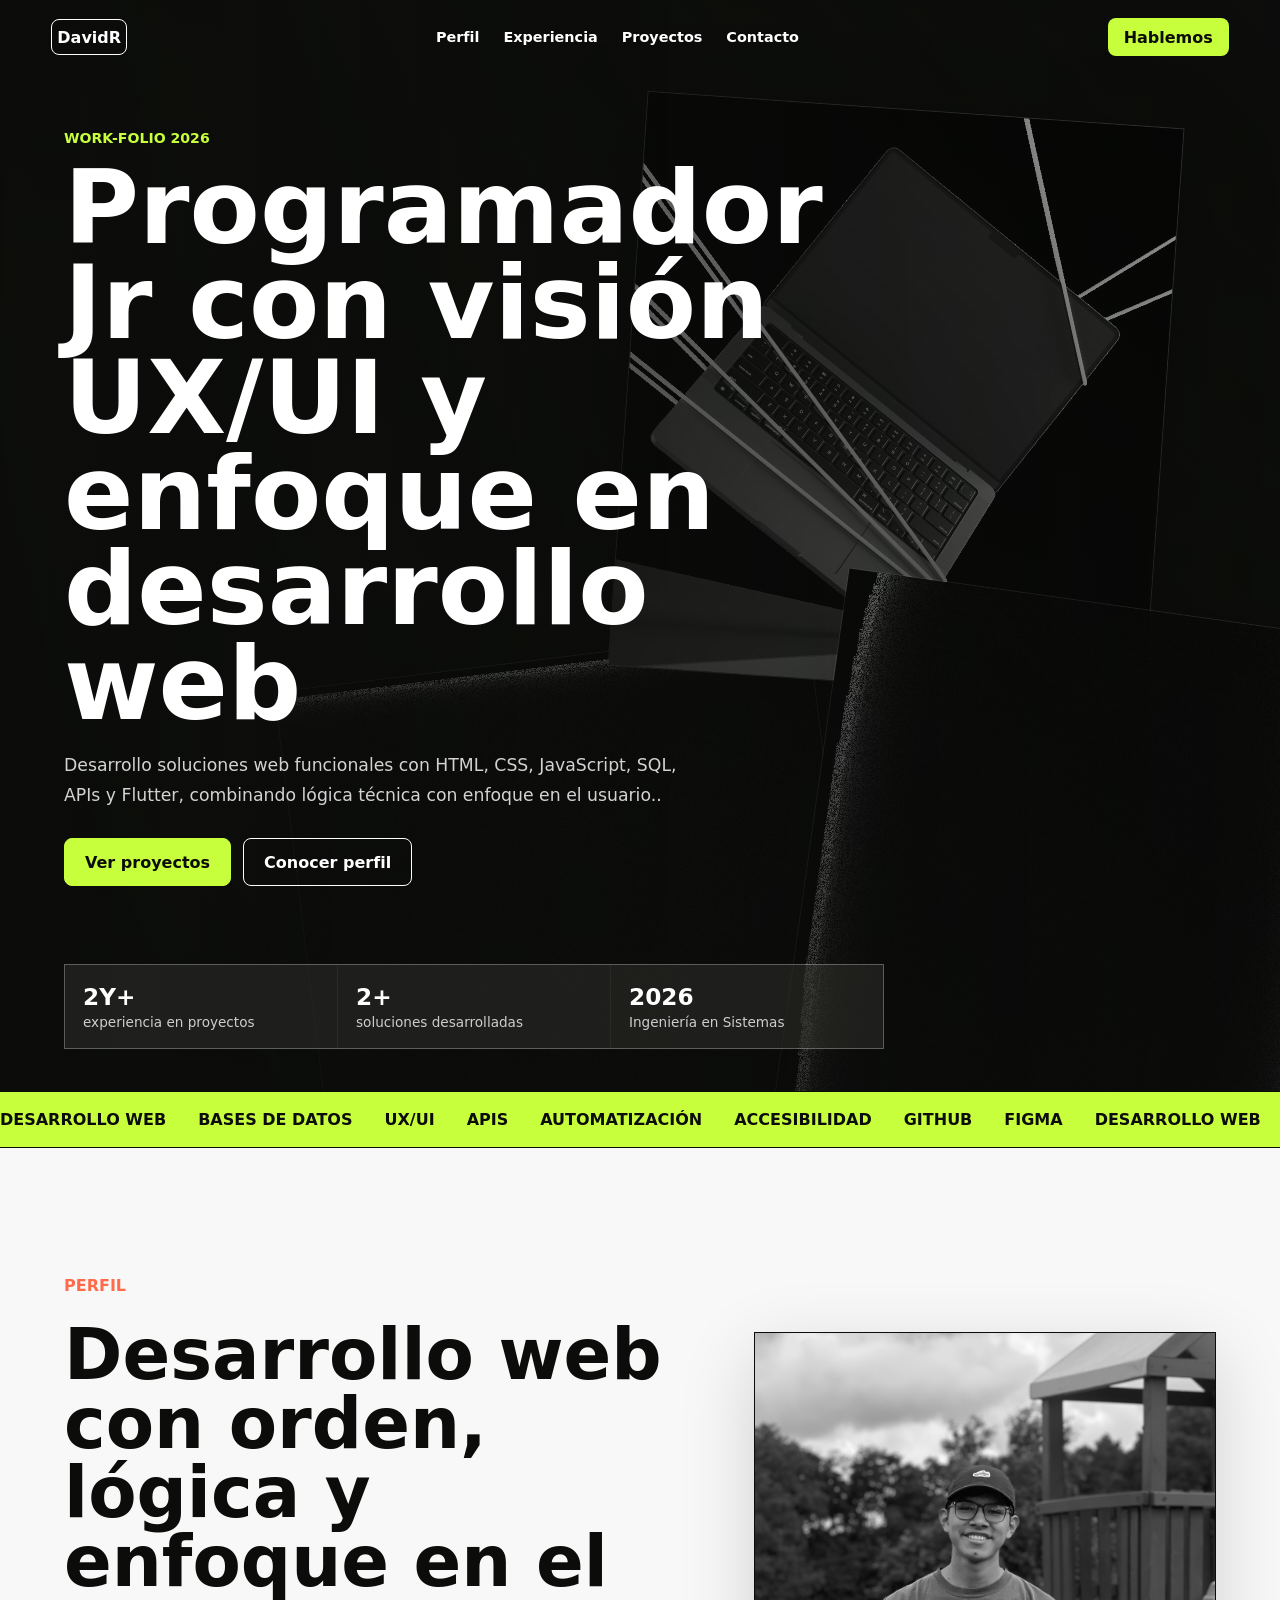
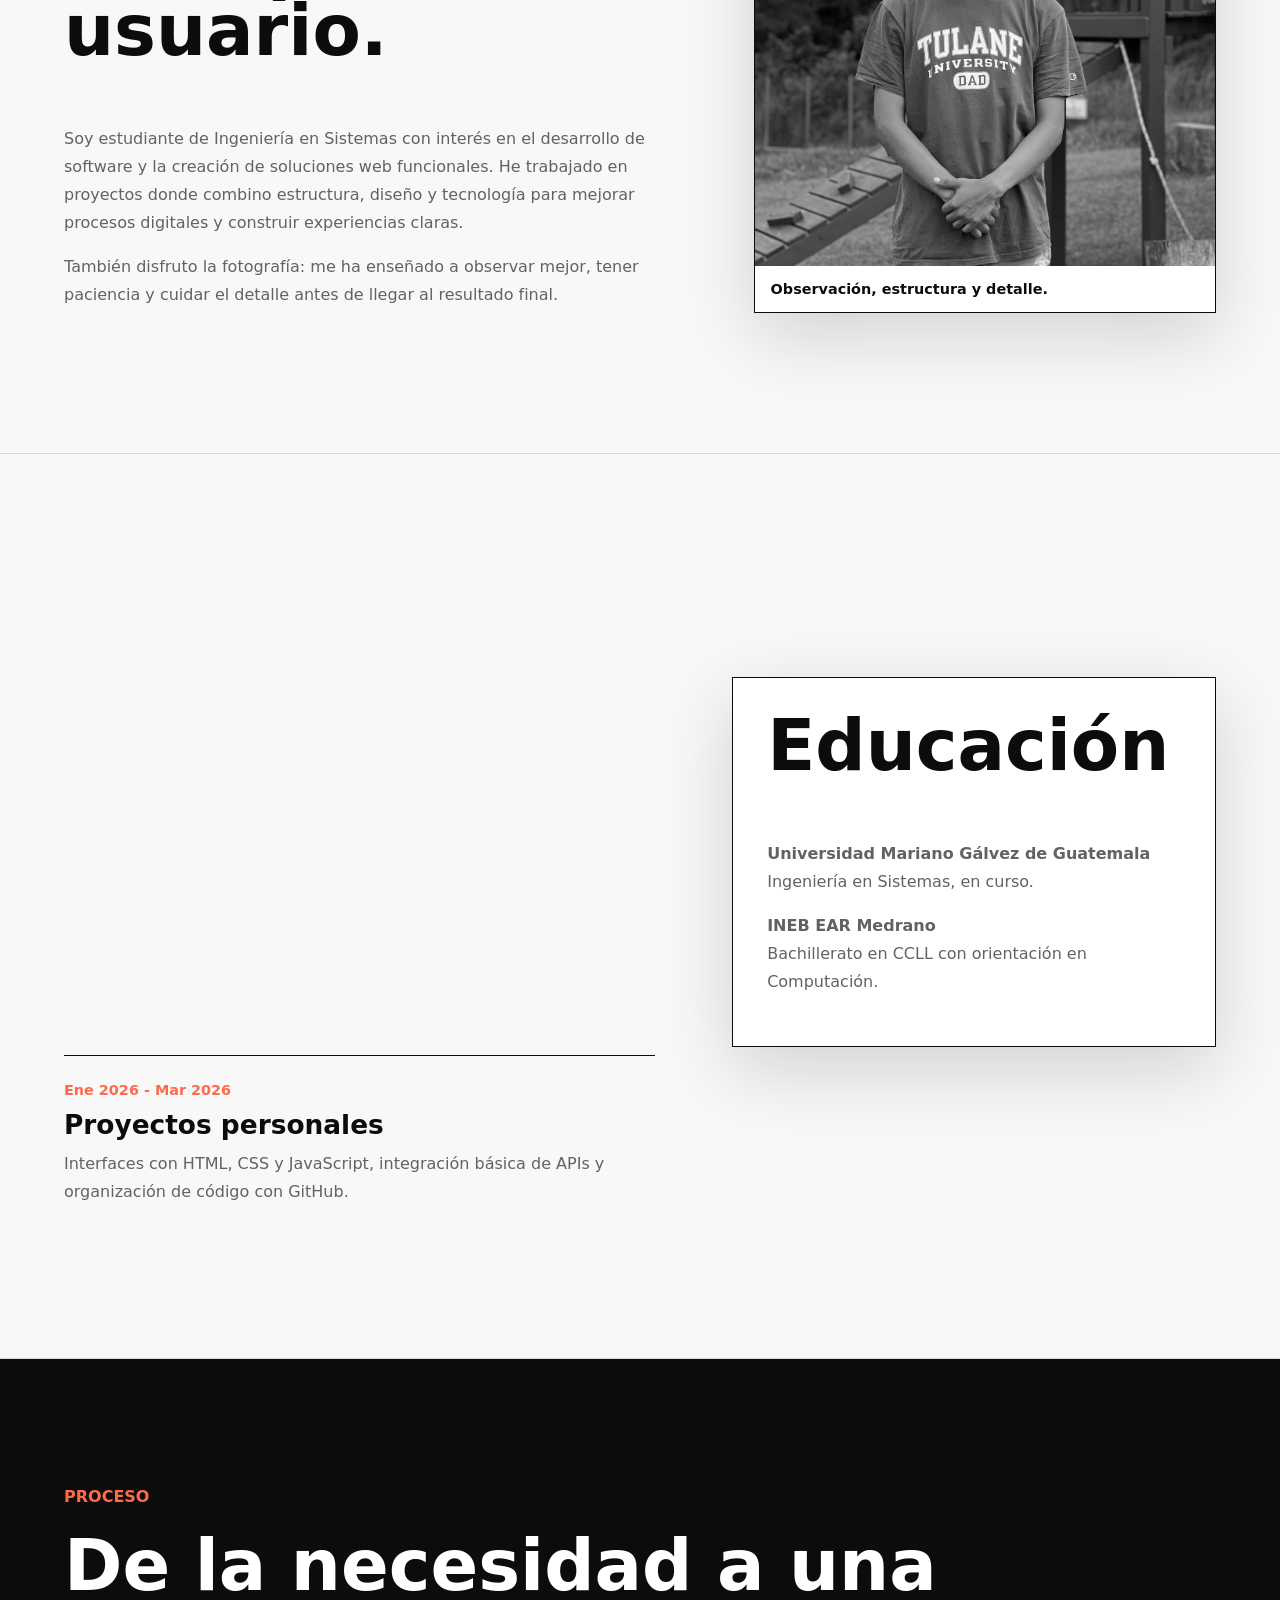
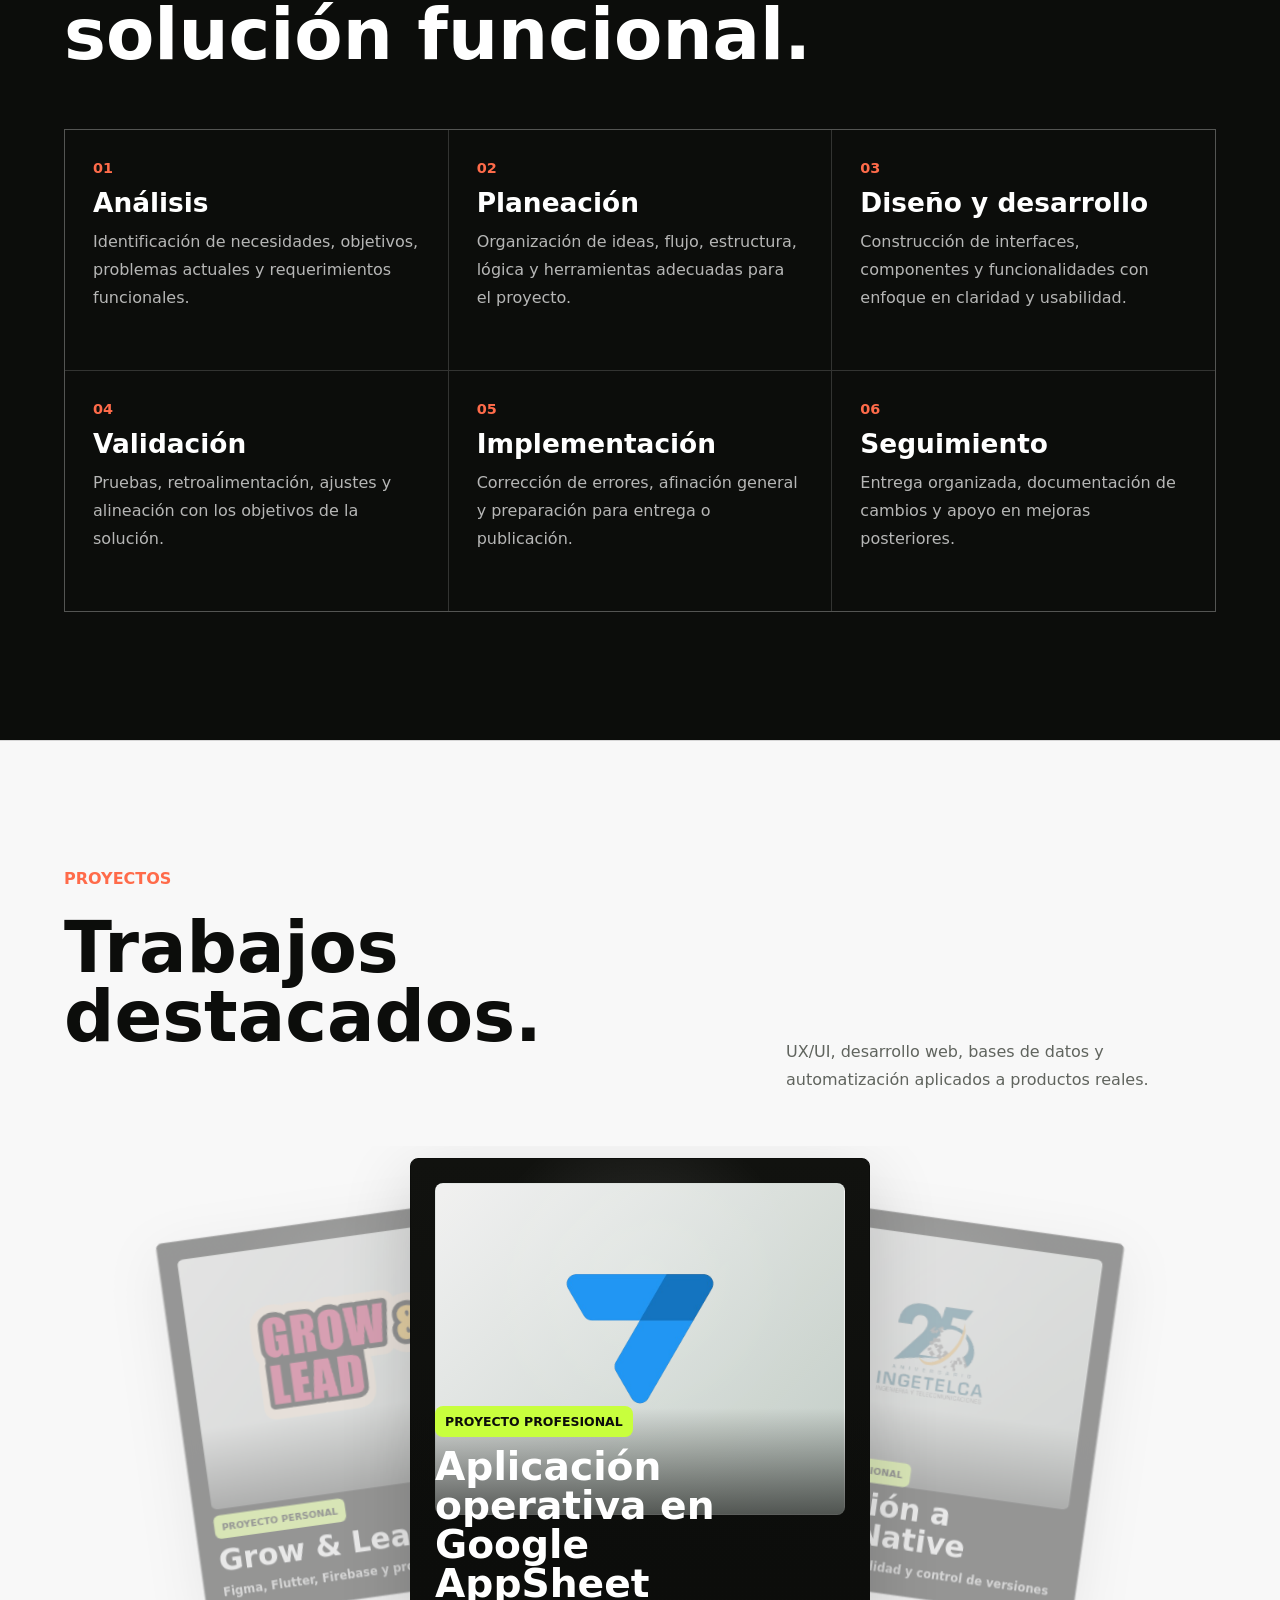
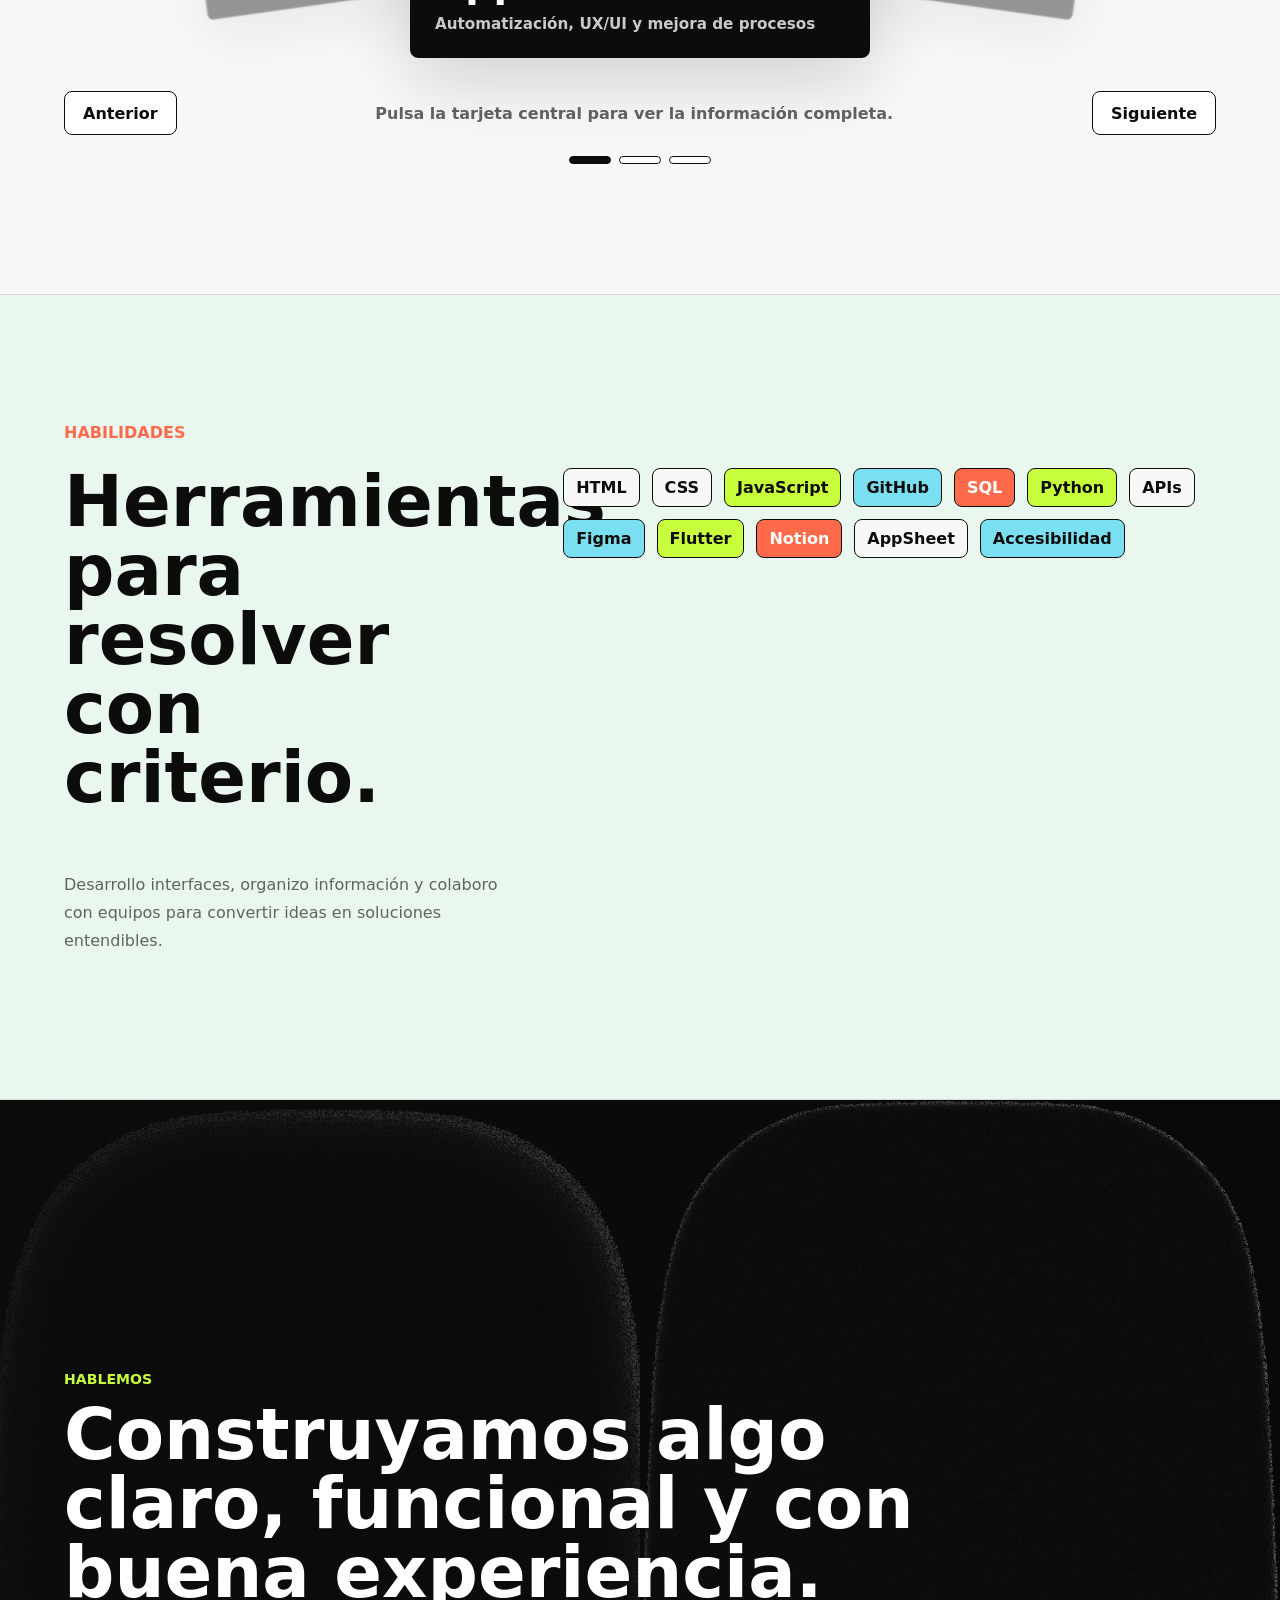
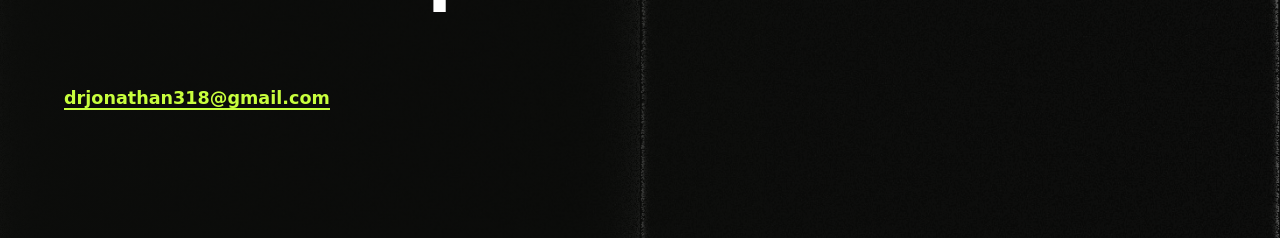
<file: index.html>
<!doctype html>
<html lang="es">
  <head>
    <meta charset="utf-8">
    <meta name="viewport" content="width=device-width, initial-scale=1">
    <meta name="description" content="Portafolio web de David Perez, UX/UI y desarrollo web.">
    <title>David Perez | Programador Jr / Diseñador UX/UI</title>
    <link rel="stylesheet" href="css/styles.css">
  </head>
  <body>
    <!-- Cabecera fija: contiene marca, navegación principal y llamada a contacto. -->
    <header class="cabecera-sitio" data-cabecera>
      <!-- Botón de menú móvil: aparece cuando la navegación horizontal ya no cabe. -->
      <button class="boton-menu" type="button" aria-label="Abrir menú" aria-expanded="false" data-boton-menu>
        <span class="linea-menu"></span>
        <span class="linea-menu"></span>
        <span class="linea-menu"></span>
      </button>
      <a class="marca" href="#inicio" aria-label="Ir al inicio">
        <span>DavidR</span>
      </a>
      <!-- Navegación principal: en escritorio es horizontal y en móvil se convierte en panel desplegable. -->
      <nav class="navegacion" aria-label="Navegación principal" data-menu>
        <a href="#perfil">Perfil</a>
        <a href="#experiencia">Experiencia</a>
        <a href="#proyectos">Proyectos</a>
        <a href="#contacto">Contacto</a>
        <a class="enlace-menu-movil" href="mailto:drjonathan318@gmail.com">Hablemos</a>
      </nav>
      <a class="accion-cabecera" href="mailto:drjonathan318@gmail.com">Hablemos</a>
    </header>

    <main>
      <!-- Portada: primera impresión visual con texto principal, botones e indicadores rápidos. -->
      <section class="portada" id="inicio" aria-label="Presentación">
        <div class="medios-portada" aria-hidden="true">
          <img class="imagen-portada imagen-a" src="assets/imagenes/pdf-p06-1.jpg" alt="">
          <img class="imagen-portada imagen-b" src="assets/imagenes/pdf-p07-1.jpg" alt="">
          <img class="imagen-portada imagen-c" src="assets/imagenes/pdf-p10-1.jpg" alt="">
        </div>
        <div class="contenido-portada revelar">
          <p class="etiqueta">Work-folio 2026</p>
          <h1>Programador Jr con visión UX/UI y enfoque en desarrollo web</h1>
          <p class="texto-portada">
            Desarrollo soluciones web funcionales con HTML, CSS, JavaScript,
  SQL, APIs y Flutter, combinando lógica técnica con enfoque en el usuario..
          </p>
          <div class="acciones-portada">
            <a class="boton primario" href="#proyectos">Ver proyectos</a>
            <a class="boton secundario" href="#perfil">Conocer perfil</a>
          </div>
        </div>
        <div class="datos-portada" aria-label="Datos destacados">
          <span><strong>2Y+</strong> experiencia en proyectos</span>
          <span><strong>2+</strong> soluciones desarrolladas</span>
          <span><strong>2026</strong> Ingeniería en Sistemas</span>
        </div>
      </section>

      <!-- Cinta de especialidades: se anima con JavaScript para repetirse continuamente. -->
      <section class="cinta" aria-label="Especialidades">
        <div class="pista-cinta">
          <span>Desarrollo Web</span>
          <span>Bases de Datos</span>
          <span>UX/UI</span>
          <span>APIs</span>
          <span>Automatización</span>
          <span>Accesibilidad</span>
          <span>GitHub</span>
          <span>Figma</span>
        </div>
      </section>

      <!-- Perfil: resume quién es David y combina texto con una imagen del portafolio. -->
      <section class="seccion introduccion" id="perfil">
        <div class="etiqueta-seccion revelar">Perfil</div>
        <div class="cuadricula-introduccion">
          <div class="texto-introduccion revelar">
            <h2>Desarrollo web con orden, lógica y enfoque en el usuario.</h2>
            <p>
              Soy estudiante de Ingeniería en Sistemas con interés en el desarrollo
  de software y la creación de soluciones web funcionales. He trabajado
  en proyectos donde combino estructura, diseño y tecnología para mejorar
  procesos digitales y construir experiencias claras.
            </p>
            <p>
              También disfruto la fotografía: me ha enseñado a observar mejor, tener paciencia y cuidar
              el detalle antes de llegar al resultado final.
            </p>
          </div>
          <figure class="retrato revelar">
            <img src="assets/imagenes/Foto_portada.jpeg" alt="Composición visual del portafolio de David Perez">
            <figcaption>Observación, estructura y detalle.</figcaption>
          </figure>
        </div>
      </section>

      <!-- Experiencia: línea de tiempo profesional junto a formación académica. -->
      <section class="seccion division" id="experiencia">
        <div class="etiqueta-seccion revelar">Experiencia</div>
        <div class="linea-tiempo">
          <article class="item-linea-tiempo revelar">
            <span>Mar 2024 - Dic 2024</span>
            <h3>UX/UI & apoyo en desarrollo</h3>
            <p>Proyecto en Google AppSheet para optimizar procesos internos, flujos de usuario y automatizaciones.</p>
          </article>
          <article class="item-linea-tiempo revelar">
            <span>Ene 2025 - Dic 2025</span>
            <h3>UX/UI & apoyo en desarrollo</h3>
            <p>Proyecto en React Native, diseño de interfaces de alta fidelidad y colaboración con equipo técnico.</p>
          </article>
          <article class="item-linea-tiempo revelar">
            <span>Ene 2026 - Mar 2026</span>
            <h3>Proyectos personales</h3>
            <p>Interfaces con HTML, CSS y JavaScript, integración básica de APIs y organización de código con GitHub.</p>
          </article>
        </div>
        <div class="educacion revelar">
          <h2>Educación</h2>
          <p><strong>Universidad Mariano Gálvez de Guatemala</strong><br>Ingeniería en Sistemas, en curso.</p>
          <p><strong>INEB EAR Medrano</strong><br>Bachillerato en CCLL con orientación en Computación.</p>
        </div>
      </section>

      <!-- Proceso: pasos que explican la forma de trabajo de principio a fin. -->
      <section class="seccion proceso" id="proceso">
        <div class="etiqueta-seccion revelar">Proceso</div>
        <h2 class="titulo-seccion revelar">De la necesidad a una solución funcional.</h2>
        <div class="cuadricula-proceso">
          <article class="paso-proceso revelar">
            <span>01</span>
            <h3>Análisis</h3>
            <p>Identificación de necesidades, objetivos, problemas actuales y requerimientos funcionales.</p>
          </article>
          <article class="paso-proceso revelar">
            <span>02</span>
            <h3>Planeación</h3>
            <p>Organización de ideas, flujo, estructura, lógica y herramientas adecuadas para el proyecto.</p>
          </article>
          <article class="paso-proceso revelar">
            <span>03</span>
            <h3>Diseño y desarrollo</h3>
            <p>Construcción de interfaces, componentes y funcionalidades con enfoque en claridad y usabilidad.</p>
          </article>
          <article class="paso-proceso revelar">
            <span>04</span>
            <h3>Validación</h3>
            <p>Pruebas, retroalimentación, ajustes y alineación con los objetivos de la solución.</p>
          </article>
          <article class="paso-proceso revelar">
            <span>05</span>
            <h3>Implementación</h3>
            <p>Corrección de errores, afinación general y preparación para entrega o publicación.</p>
          </article>
          <article class="paso-proceso revelar">
            <span>06</span>
            <h3>Seguimiento</h3>
            <p>Entrega organizada, documentación de cambios y apoyo en mejoras posteriores.</p>
          </article>
        </div>
      </section>

      <!-- Proyectos: ruleta interactiva; cada tarjeta central abre el caso de estudio completo. -->
      <section class="seccion proyectos" id="proyectos">
        <div class="etiqueta-seccion revelar">Proyectos</div>
        <div class="encabezado-proyectos revelar">
          <h2>Trabajos destacados.</h2>
          <p>UX/UI, desarrollo web, bases de datos y automatización aplicados a productos reales.</p>
        </div>

        <div class="ruleta-proyectos revelar" data-ruleta>
          <div class="escenario-ruleta" aria-live="polite">
            <!-- Tarjeta de AppSheet: usa una clase específica para controlar el tamaño del logo dentro de la ruleta. -->
            <a class="tarjeta-ruleta tarjeta-logo tarjeta-appsheet esta-activa" href="proyecto-appsheet.html" data-index="0">
              <img src="assets/imagenes/Appsheet.png" alt="Visual del proyecto en Google AppSheet">
              <span class="etiqueta-ruleta">Proyecto profesional</span>
              <strong>Aplicación operativa en Google AppSheet</strong>
              <small>Automatización, UX/UI y mejora de procesos</small>
            </a>
            <!-- Tarjeta de React Native/Ingetelca: usa ajustes propios porque el logo es más ancho y detallado. -->
            <a class="tarjeta-ruleta tarjeta-logo tarjeta-inge esta-siguiente" href="proyecto-react-native.html" data-index="1">
              <img src="assets/imagenes/logo_inge.png" alt="Visual del proyecto en React Native">
              <span class="etiqueta-ruleta">Proyecto profesional</span>
              <strong>Migración a React Native</strong>
              <small>Rediseño, alta fidelidad y control de versiones</small>
            </a>
            <!-- Tarjeta de Grow & Lead: usa ajustes propios para que el logo no se corte ni compita con el texto. -->
            <a class="tarjeta-ruleta tarjeta-logo tarjeta-grow esta-anterior" href="proyecto-grow-lead.html" data-index="2">
              <img src="assets/imagenes/Grow.png" alt="Visual del proyecto Grow and Lead">
              <span class="etiqueta-ruleta">Proyecto personal</span>
              <strong>Grow & Lead</strong>
              <small>Figma, Flutter, Firebase y prototipado</small>
            </a>
          </div>
          <div class="controles-ruleta">
            <button type="button" data-ruleta-anterior aria-label="Proyecto anterior">Anterior</button>
            <p>Pulsa la tarjeta central para ver la información completa.</p>
            <button type="button" data-ruleta-siguiente aria-label="Proyecto siguiente">Siguiente</button>
          </div>
          <div class="puntos-ruleta" aria-label="Seleccionar proyecto">
            <button class="esta-activa" type="button" data-punto-ruleta="0" aria-label="Ver proyecto Google AppSheet"></button>
            <button type="button" data-punto-ruleta="1" aria-label="Ver proyecto React Native"></button>
            <button type="button" data-punto-ruleta="2" aria-label="Ver proyecto Grow and Lead"></button>
          </div>
        </div>
      </section>

      <!-- Habilidades: listado visual de herramientas y capacidades técnicas. -->
      <section class="seccion habilidades" id="habilidades">
        <div class="etiqueta-seccion revelar">Habilidades</div>
        <div class="distribucion-habilidades">
          <div class="texto-habilidades revelar">
            <h2>Herramientas para resolver con criterio.</h2>
            <p>
              Desarrollo interfaces, organizo información y colaboro con equipos para convertir ideas en
              soluciones entendibles.
            </p>
          </div>
          <div class="nube-habilidades revelar" aria-label="Lista de habilidades">
            <span>HTML</span>
            <span>CSS</span>
            <span>JavaScript</span>
            <span>GitHub</span>
            <span>SQL</span>
            <span>Python</span>
            <span>APIs</span>
            <span>Figma</span>
            <span>Flutter</span>
            <span>Notion</span>
            <span>AppSheet</span>
            <span>Accesibilidad</span>
          </div>
        </div>
      </section>

      <!-- Contacto: cierre visual con correo directo. -->
      <section class="contacto" id="contacto">
        <div class="medios-contacto" aria-hidden="true">
          <img src="assets/imagenes/pdf-p10-2.jpg" alt="">
          <img src="assets/imagenes/pdf-p10-3.jpg" alt="">
        </div>
        <div class="contenido-contacto revelar">
          <p class="etiqueta">Hablemos</p>
          <h2>Construyamos algo claro, funcional y con buena experiencia.</h2>
          <a class="enlace-contacto" href="mailto:drjonathan318@gmail.com">drjonathan318@gmail.com</a>
        </div>
      </section>
    </main>

    <script src="js/script.js"></script>
  </body>
</html>
</file>
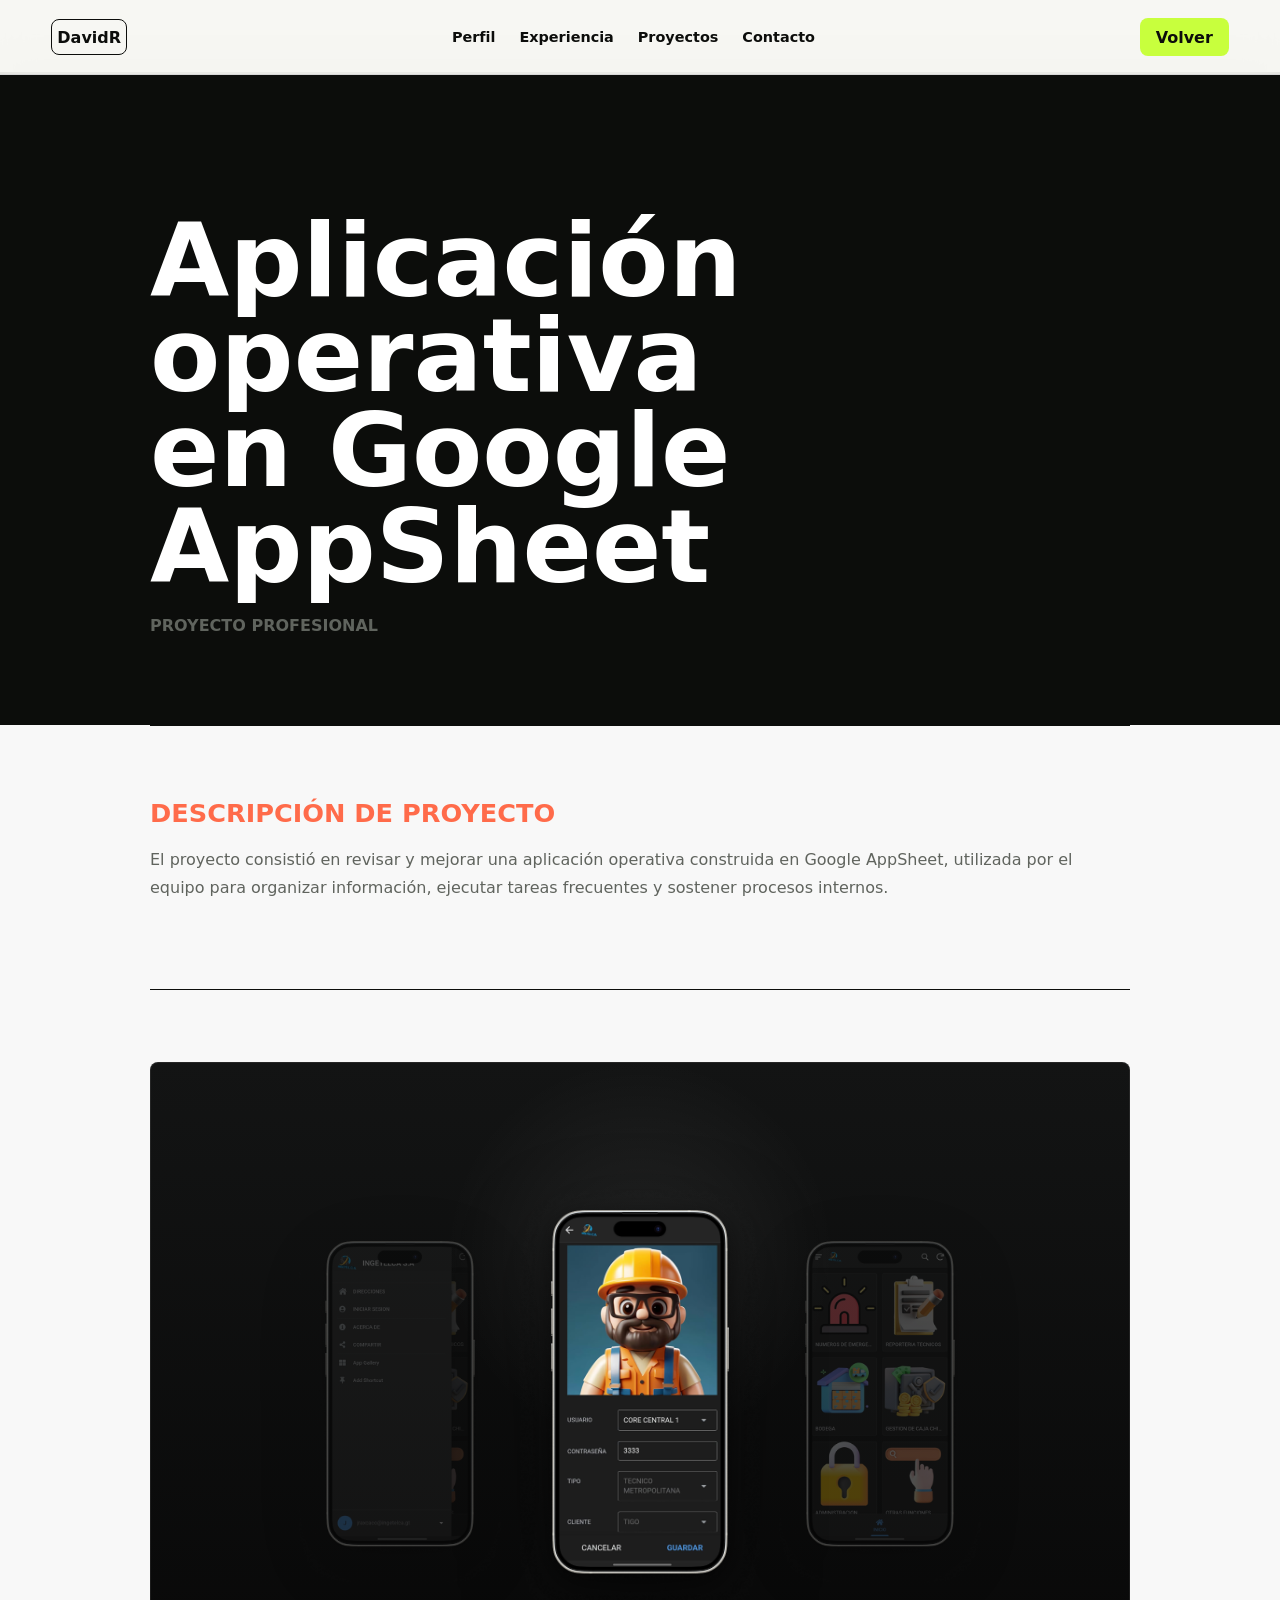
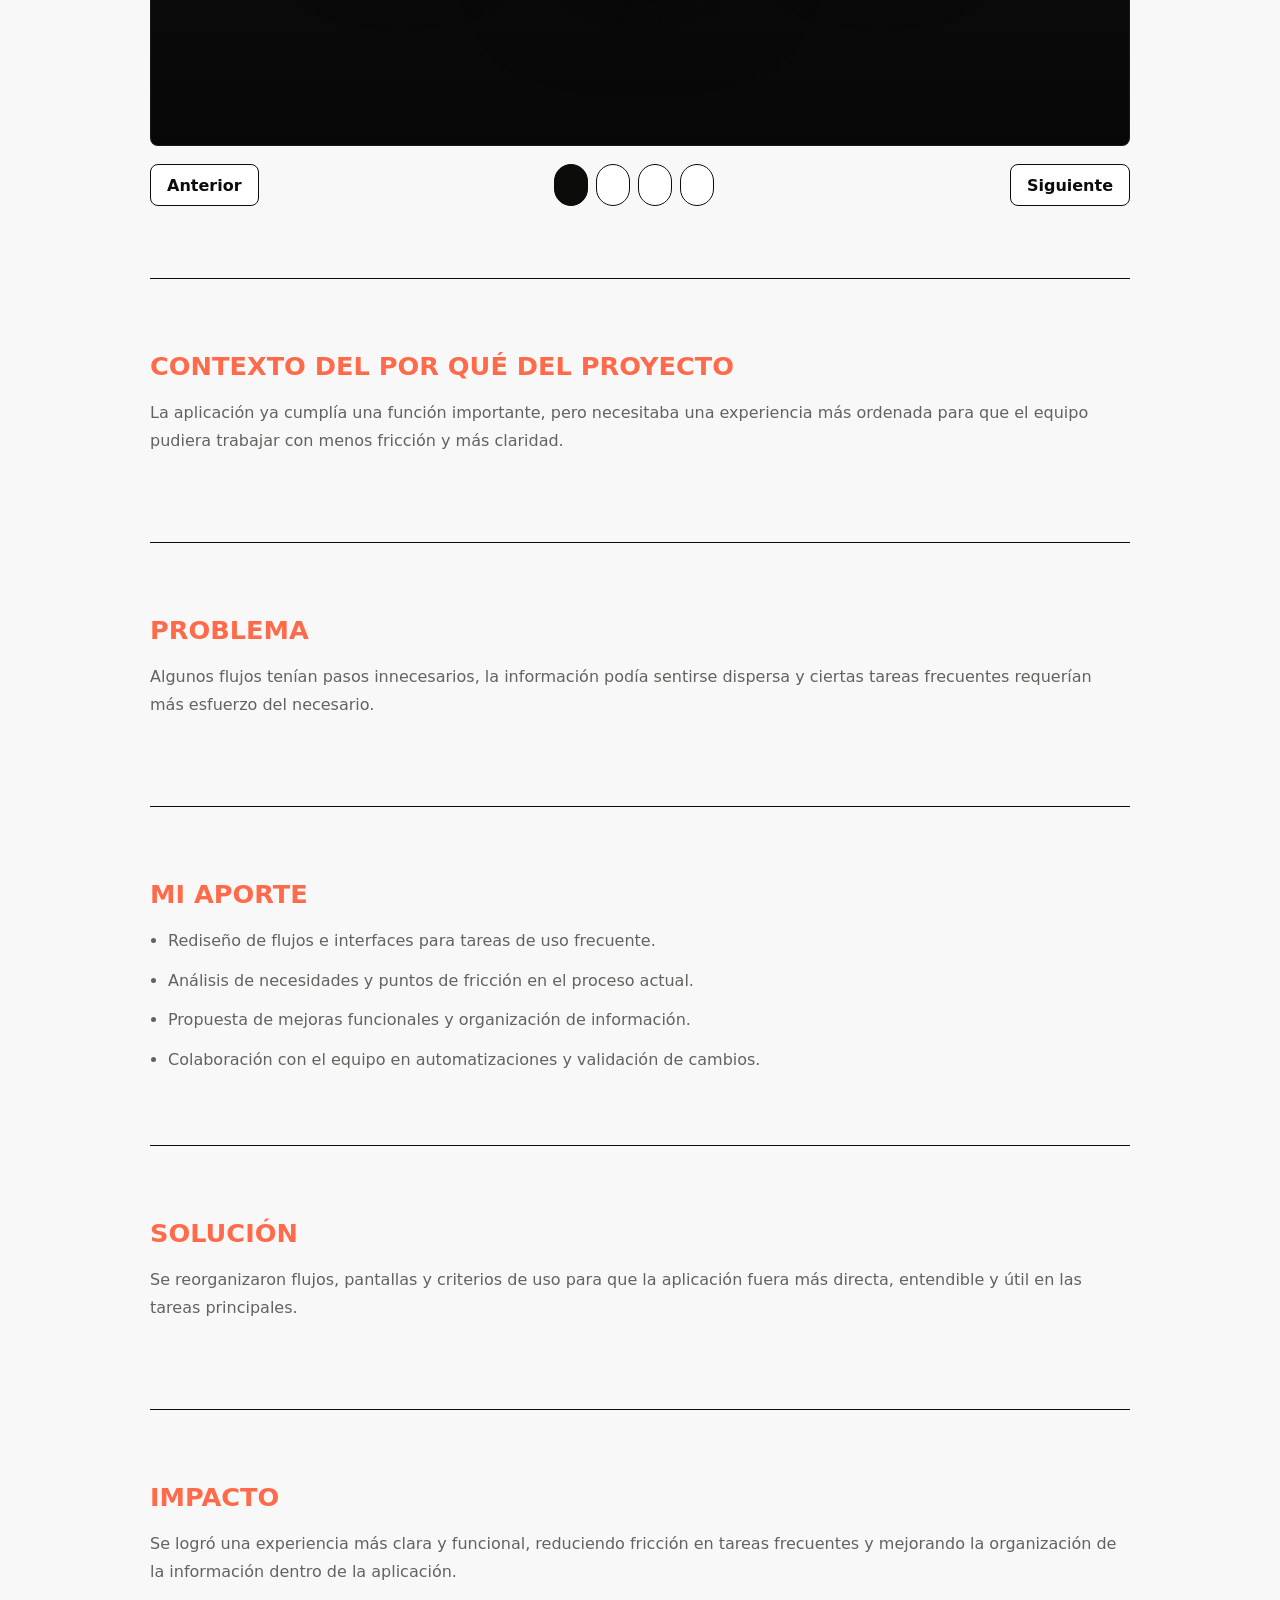
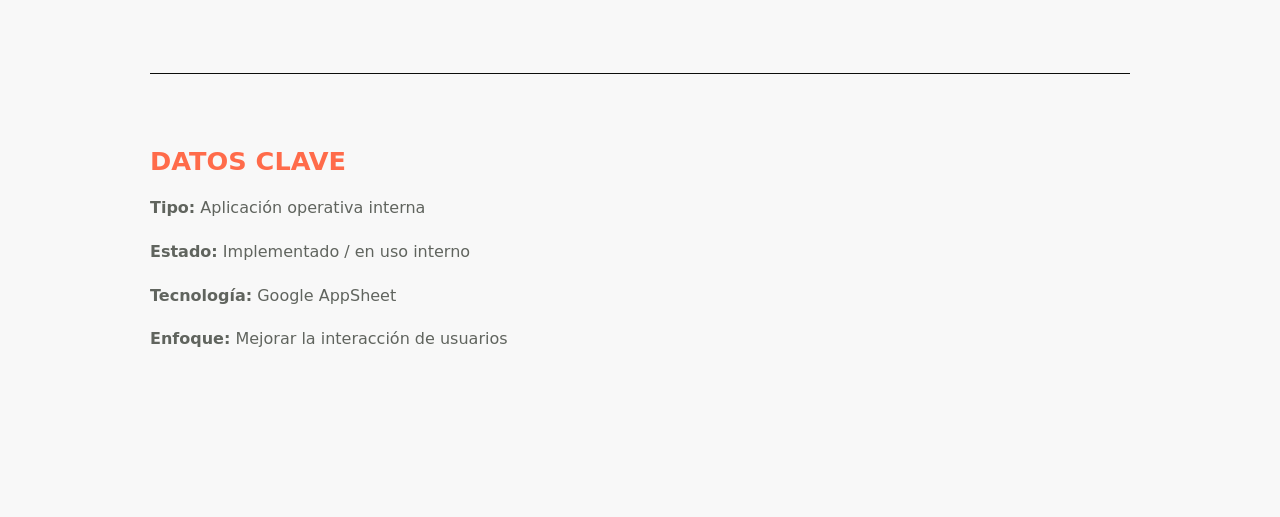
<file: proyecto-appsheet.html>
<!doctype html>
<html lang="es">
  <head>
    <meta charset="utf-8">
    <meta name="viewport" content="width=device-width, initial-scale=1">
    <meta name="description" content="Proyecto profesional de David Perez en Google AppSheet.">
    <title>Proyecto AppSheet | David Perez</title>
    <link rel="stylesheet" href="css/styles.css">
  </head>
  <body class="pagina-proyecto" data-proyecto-activo="0">
    <!-- Cabecera reutilizada: permite volver al inicio o a la sección de proyectos. -->
    <header class="cabecera-sitio esta-desplazada" data-cabecera>
      <!-- Botón de menú móvil: aparece cuando la navegación horizontal ya no cabe. -->
      <button class="boton-menu" type="button" aria-label="Abrir menú" aria-expanded="false" data-boton-menu>
        <span class="linea-menu"></span>
        <span class="linea-menu"></span>
        <span class="linea-menu"></span>
      </button>
      <a class="marca" href="index.html#inicio" aria-label="Ir al inicio"><span>DavidR</span></a>
      <!-- Navegación principal: en escritorio es horizontal y en móvil se convierte en panel desplegable. -->
      <nav class="navegacion" aria-label="Navegación principal" data-menu>
        <a href="index.html#perfil">Perfil</a>
        <a href="index.html#experiencia">Experiencia</a>
        <a href="index.html#proyectos">Proyectos</a>
        <a href="index.html#contacto">Contacto</a>
        <a class="enlace-menu-movil" href="index.html#proyectos">Volver</a>
      </nav>
      <a class="accion-cabecera" href="index.html#proyectos">Volver</a>
    </header>

    <main class="detalle-proyecto">
      <!-- Caso de estudio: estructura ordenada con los bloques definidos para cada proyecto. -->
      <section class="caso-estudio">
        <article class="bloque-caso nombre-caso revelar">
          <h1>Aplicación operativa en Google AppSheet</h1>
          <p>Proyecto profesional</p>
        </article>
        <article class="bloque-caso revelar">
          <h2>Descripción de proyecto</h2>
          <p>
            El proyecto consistió en revisar y mejorar una aplicación operativa construida en Google AppSheet,
            utilizada por el equipo para organizar información, ejecutar tareas frecuentes y sostener procesos internos.
          </p>
        </article>
        <!-- Galería del proyecto: deja una captura protagonista al centro y anticipa las siguientes a los lados. -->
        <figure class="galeria-caso galeria-caso-showcase revelar" data-galeria>
          <div class="pista-galeria" data-pista-galeria>
            <img class="slide-galeria esta-visible" src="assets/imagenes/LoginAppSheetApp.png" alt="Pantalla 1 temporal de referencia para la galería del proyecto AppSheet">
            <img class="slide-galeria" src="assets/imagenes/HomeAppSheetApp.png" alt="Pantalla 2 temporal de referencia para la galería del proyecto AppSheet">
            <img class="slide-galeria" src="assets/imagenes/BodegaAppSheetApp.png" alt="Pantalla 3 temporal de referencia para la galería del proyecto AppSheet">
            <img class="slide-galeria" src="assets/imagenes/OptionAppSheetApp.png" alt="Pantalla 4 temporal de referencia para la galería del proyecto AppSheet">
          </div>
          <div class="controles-galeria">
            <button type="button" data-galeria-anterior aria-label="Imagen anterior">Anterior</button>
            <div class="puntos-galeria">
              <button class="esta-activa" type="button" data-punto-galeria="0" aria-label="Ver captura 1"></button>
              <button type="button" data-punto-galeria="1" aria-label="Ver captura 2"></button>
              <button type="button" data-punto-galeria="2" aria-label="Ver captura 3"></button>
              <button type="button" data-punto-galeria="3" aria-label="Ver captura 4"></button>
            </div>
            <button type="button" data-galeria-siguiente aria-label="Imagen siguiente">Siguiente</button>
          </div>
        </figure>
        <article class="bloque-caso revelar">
          <h2>Contexto del por qué del proyecto</h2>
          <p>
            La aplicación ya cumplía una función importante, pero necesitaba una experiencia más ordenada
            para que el equipo pudiera trabajar con menos fricción y más claridad.
          </p>
        </article>
        <article class="bloque-caso revelar">
          <h2>Problema</h2>
          <p>
            Algunos flujos tenían pasos innecesarios, la información podía sentirse dispersa y ciertas tareas
            frecuentes requerían más esfuerzo del necesario.
          </p>
        </article>
        <article class="bloque-caso revelar">
          <h2>Mi aporte</h2>
          <ul>
            <li>Rediseño de flujos e interfaces para tareas de uso frecuente.</li>
            <li>Análisis de necesidades y puntos de fricción en el proceso actual.</li>
            <li>Propuesta de mejoras funcionales y organización de información.</li>
            <li>Colaboración con el equipo en automatizaciones y validación de cambios.</li>
          </ul>
        </article>
        <article class="bloque-caso revelar">
          <h2>Solución</h2>
          <p>
            Se reorganizaron flujos, pantallas y criterios de uso para que la aplicación fuera más directa,
            entendible y útil en las tareas principales.
          </p>
        </article>
        <article class="bloque-caso revelar">
          <h2>Impacto</h2>
          <p>
            Se logró una experiencia más clara y funcional, reduciendo fricción en tareas frecuentes y mejorando
            la organización de la información dentro de la aplicación.
          </p>
        </article>
        <article class="bloque-caso revelar">
          <h2>Datos clave</h2>
          <p><strong>Tipo:</strong> Aplicación operativa interna</p>
          <p><strong>Estado:</strong> Implementado / en uso interno</p>
          <p><strong>Tecnología:</strong> Google AppSheet</p>
          <p><strong>Enfoque:</strong> Mejorar la interacción de usuarios</p>
        </article>
      </section>
    </main>
    <script src="js/script.js"></script>
  </body>
</html>
</file>
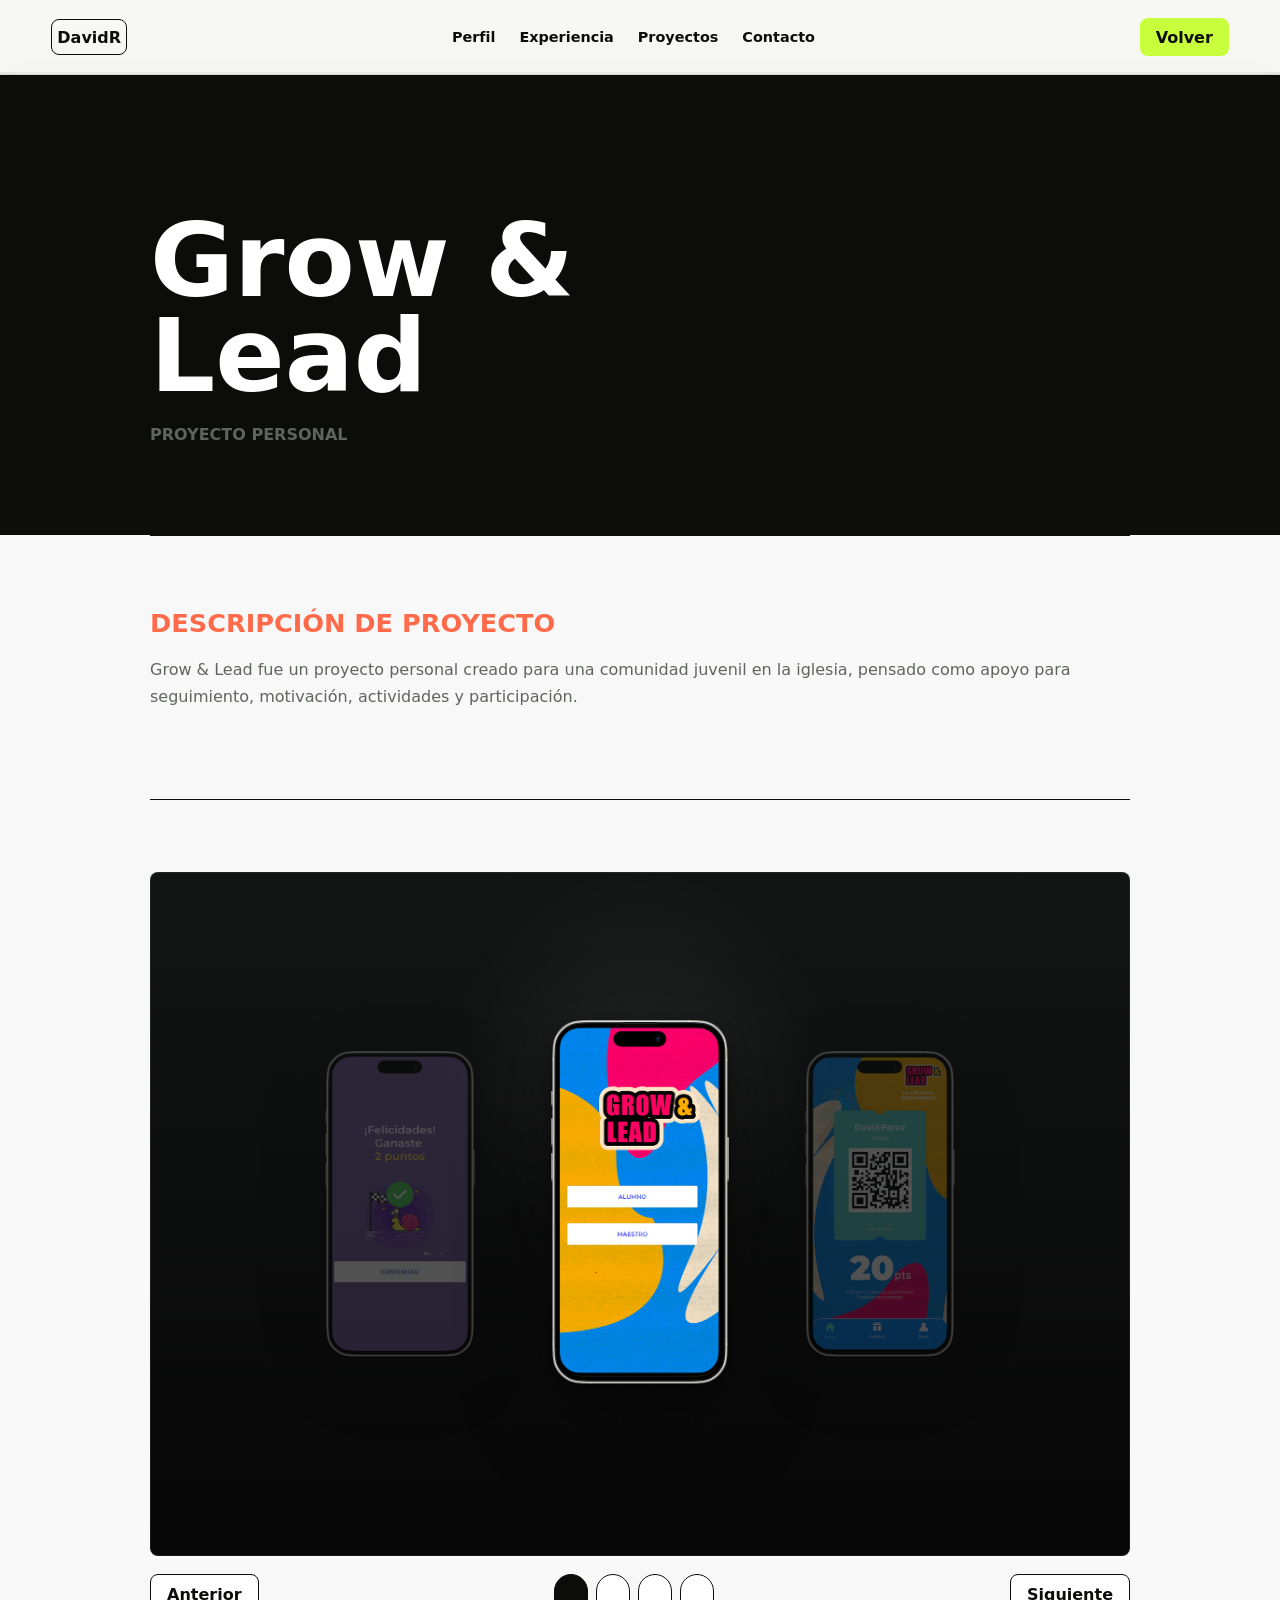
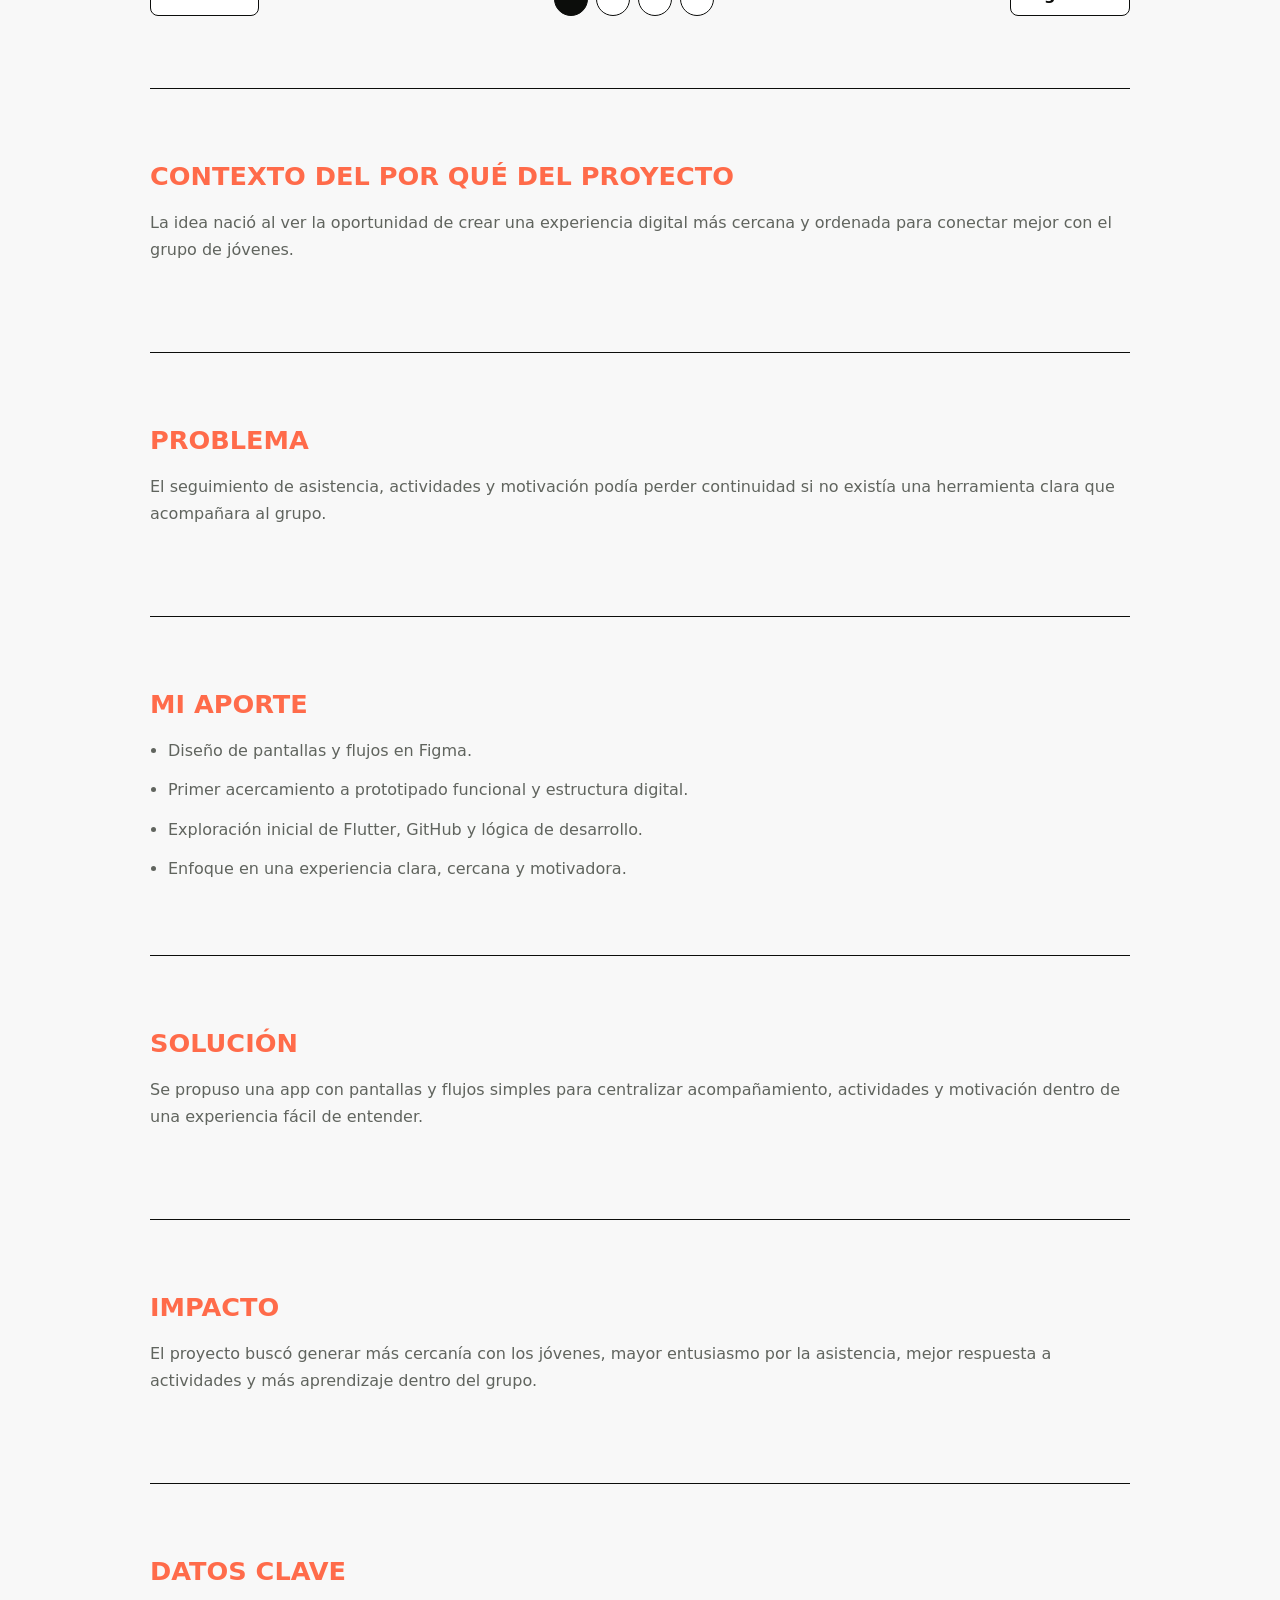
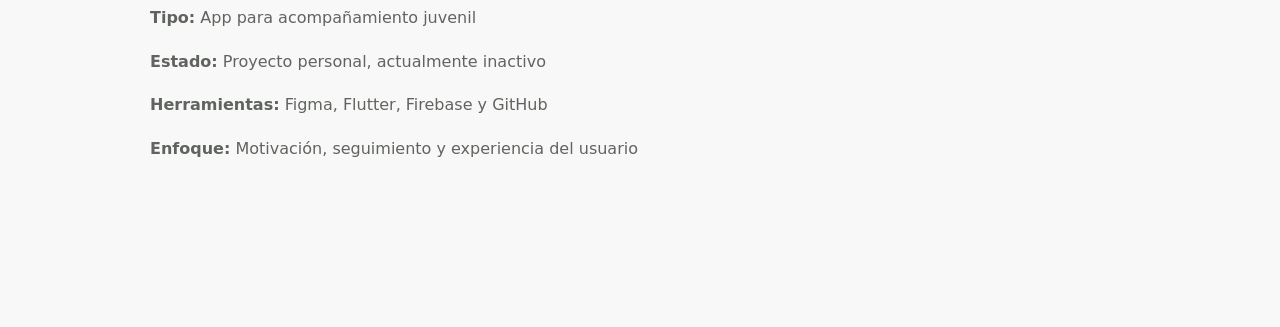
<file: proyecto-grow-lead.html>
<!doctype html>
<html lang="es">
  <head>
    <meta charset="utf-8">
    <meta name="viewport" content="width=device-width, initial-scale=1">
    <meta name="description" content="Proyecto personal Grow and Lead de David Perez.">
    <title>Grow & Lead | David Perez</title>
    <link rel="stylesheet" href="css/styles.css">
  </head>
  <body class="pagina-proyecto" data-proyecto-activo="2">
    <!-- Cabecera reutilizada: permite volver al inicio o a la sección de proyectos. -->
    <header class="cabecera-sitio esta-desplazada" data-cabecera>
      <!-- Botón de menú móvil: aparece cuando la navegación horizontal ya no cabe. -->
      <button class="boton-menu" type="button" aria-label="Abrir menú" aria-expanded="false" data-boton-menu>
        <span class="linea-menu"></span>
        <span class="linea-menu"></span>
        <span class="linea-menu"></span>
      </button>
      <a class="marca" href="index.html#inicio" aria-label="Ir al inicio"><span>DavidR</span></a>
      <!-- Navegación principal: en escritorio es horizontal y en móvil se convierte en panel desplegable. -->
      <nav class="navegacion" aria-label="Navegación principal" data-menu>
        <a href="index.html#perfil">Perfil</a>
        <a href="index.html#experiencia">Experiencia</a>
        <a href="index.html#proyectos">Proyectos</a>
        <a href="index.html#contacto">Contacto</a>
        <a class="enlace-menu-movil" href="index.html#proyectos">Volver</a>
      </nav>
      <a class="accion-cabecera" href="index.html#proyectos">Volver</a>
    </header>

    <main class="detalle-proyecto">
      <!-- Caso de estudio: estructura ordenada con los bloques definidos para cada proyecto. -->
      <section class="caso-estudio">
        <article class="bloque-caso nombre-caso revelar">
          <h1>Grow & Lead</h1>
          <p>Proyecto personal</p>
        </article>
        <article class="bloque-caso revelar">
          <h2>Descripción de proyecto</h2>
          <p>
            Grow & Lead fue un proyecto personal creado para una comunidad juvenil en la iglesia, pensado como
            apoyo para seguimiento, motivación, actividades y participación.
          </p>
        </article>
        <!-- Galería del proyecto: deja una captura protagonista al centro y anticipa las siguientes a los lados. -->
        <figure class="galeria-caso galeria-caso-showcase revelar" data-galeria>
          <div class="pista-galeria" data-pista-galeria>
            <img class="slide-galeria esta-visible" src="assets/imagenes/LoginGrowApp.png" alt="Pantalla de acceso del proyecto Grow and Lead">
            <img class="slide-galeria" src="assets/imagenes/HomeGrowApp.png" alt="Pantalla principal y de premios del proyecto Grow and Lead">
            <img class="slide-galeria" src="assets/imagenes/TestGrowApp.png" alt="Pantalla de dinámica interactiva del proyecto Grow and Lead">
            <img class="slide-galeria" src="assets/imagenes/CongraGrowApp.png" alt="Pantalla de resultado del proyecto Grow and Lead">
          </div>
          <div class="controles-galeria">
            <button type="button" data-galeria-anterior aria-label="Imagen anterior">Anterior</button>
            <div class="puntos-galeria">
              <button class="esta-activa" type="button" data-punto-galeria="0" aria-label="Ver captura 1"></button>
              <button type="button" data-punto-galeria="1" aria-label="Ver captura 2"></button>
              <button type="button" data-punto-galeria="2" aria-label="Ver captura 3"></button>
              <button type="button" data-punto-galeria="3" aria-label="Ver captura 4"></button>
            </div>
            <button type="button" data-galeria-siguiente aria-label="Imagen siguiente">Siguiente</button>
          </div>
        </figure>
        <article class="bloque-caso revelar">
          <h2>Contexto del por qué del proyecto</h2>
          <p>
            La idea nació al ver la oportunidad de crear una experiencia digital más cercana y ordenada para
            conectar mejor con el grupo de jóvenes.
          </p>
        </article>
        <article class="bloque-caso revelar">
          <h2>Problema</h2>
          <p>
            El seguimiento de asistencia, actividades y motivación podía perder continuidad si no existía una
            herramienta clara que acompañara al grupo.
          </p>
        </article>
        <article class="bloque-caso revelar">
          <h2>Mi aporte</h2>
          <ul>
            <li>Diseño de pantallas y flujos en Figma.</li>
            <li>Primer acercamiento a prototipado funcional y estructura digital.</li>
            <li>Exploración inicial de Flutter, GitHub y lógica de desarrollo.</li>
            <li>Enfoque en una experiencia clara, cercana y motivadora.</li>
          </ul>
        </article>
        <article class="bloque-caso revelar">
          <h2>Solución</h2>
          <p>
            Se propuso una app con pantallas y flujos simples para centralizar acompañamiento, actividades y
            motivación dentro de una experiencia fácil de entender.
          </p>
        </article>
        <article class="bloque-caso revelar">
          <h2>Impacto</h2>
          <p>
            El proyecto buscó generar más cercanía con los jóvenes, mayor entusiasmo por la asistencia,
            mejor respuesta a actividades y más aprendizaje dentro del grupo.
          </p>
        </article>
        <article class="bloque-caso revelar">
          <h2>Datos clave</h2>
          <p><strong>Tipo:</strong> App para acompañamiento juvenil</p>
          <p><strong>Estado:</strong> Proyecto personal, actualmente inactivo</p>
          <p><strong>Herramientas:</strong> Figma, Flutter, Firebase y GitHub</p>
          <p><strong>Enfoque:</strong> Motivación, seguimiento y experiencia del usuario</p>
        </article>
      </section>
    </main>
    <script src="js/script.js"></script>
  </body>
</html>
</file>
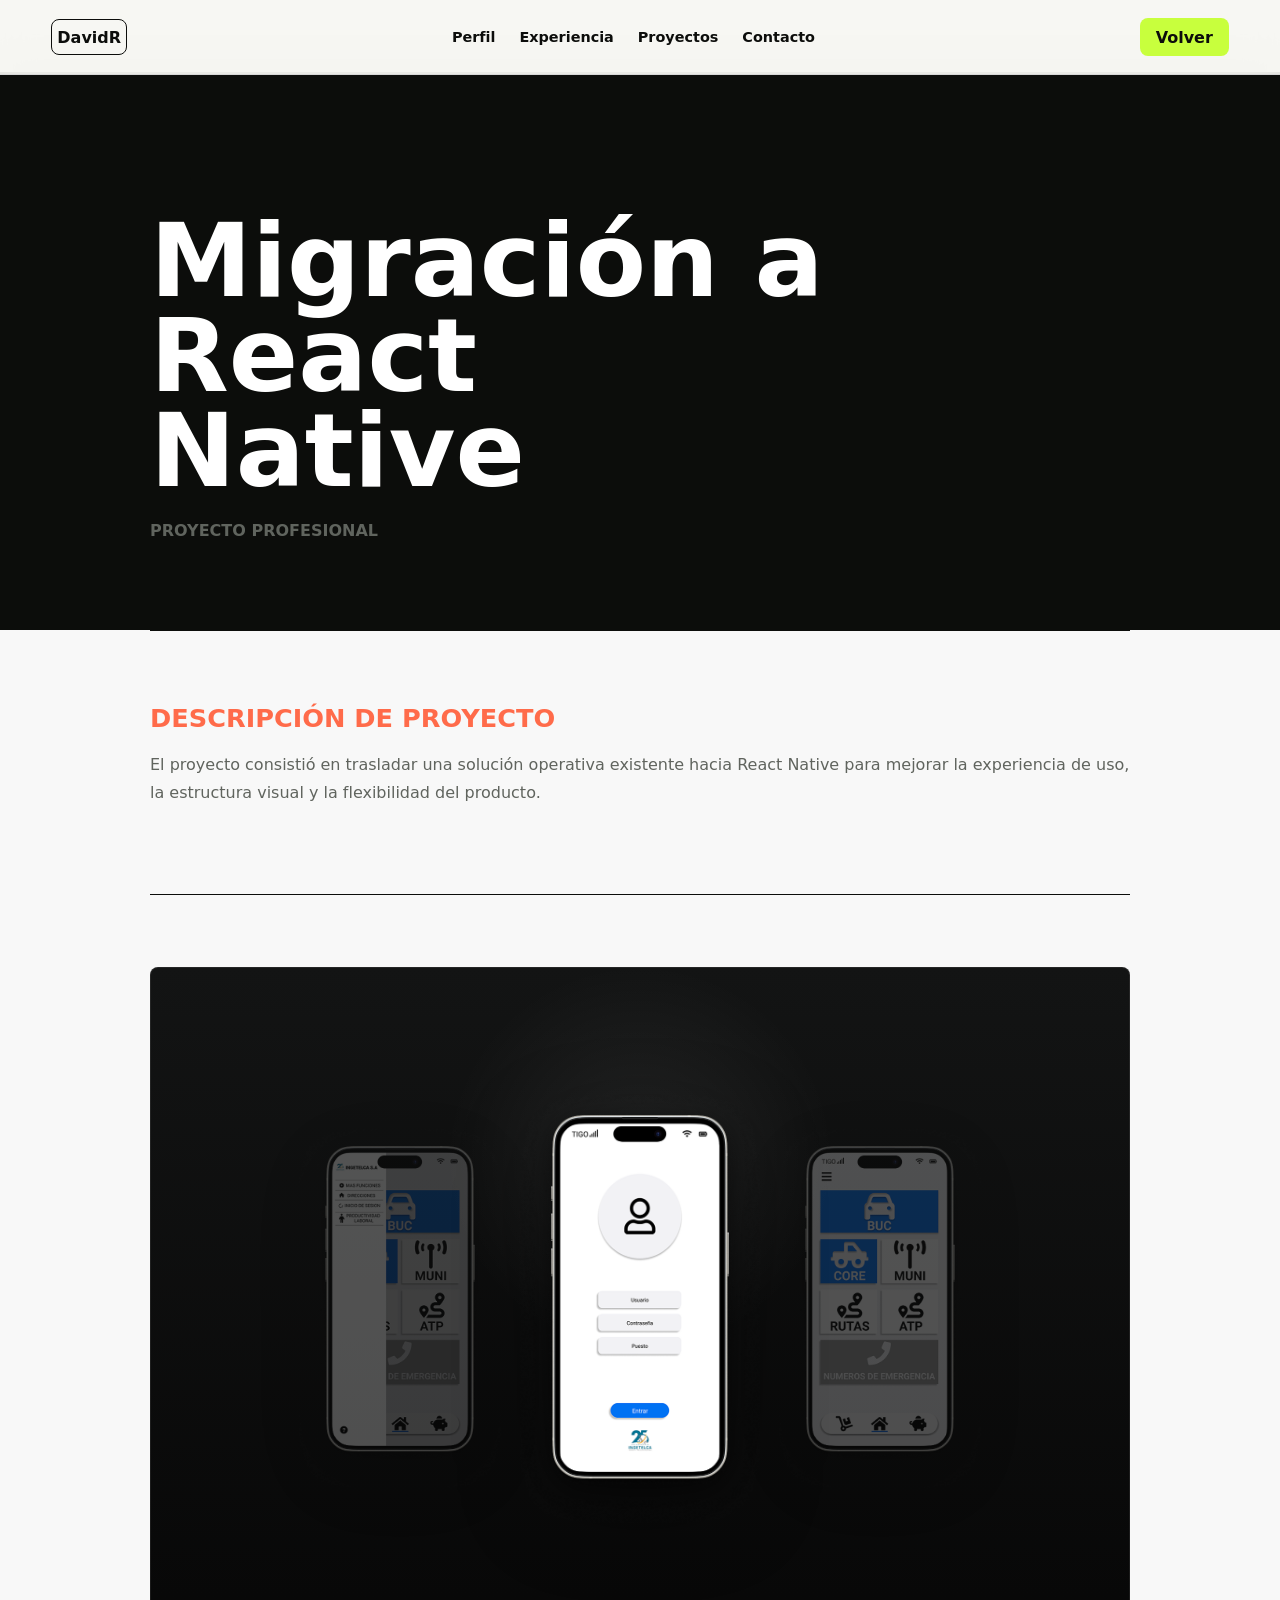
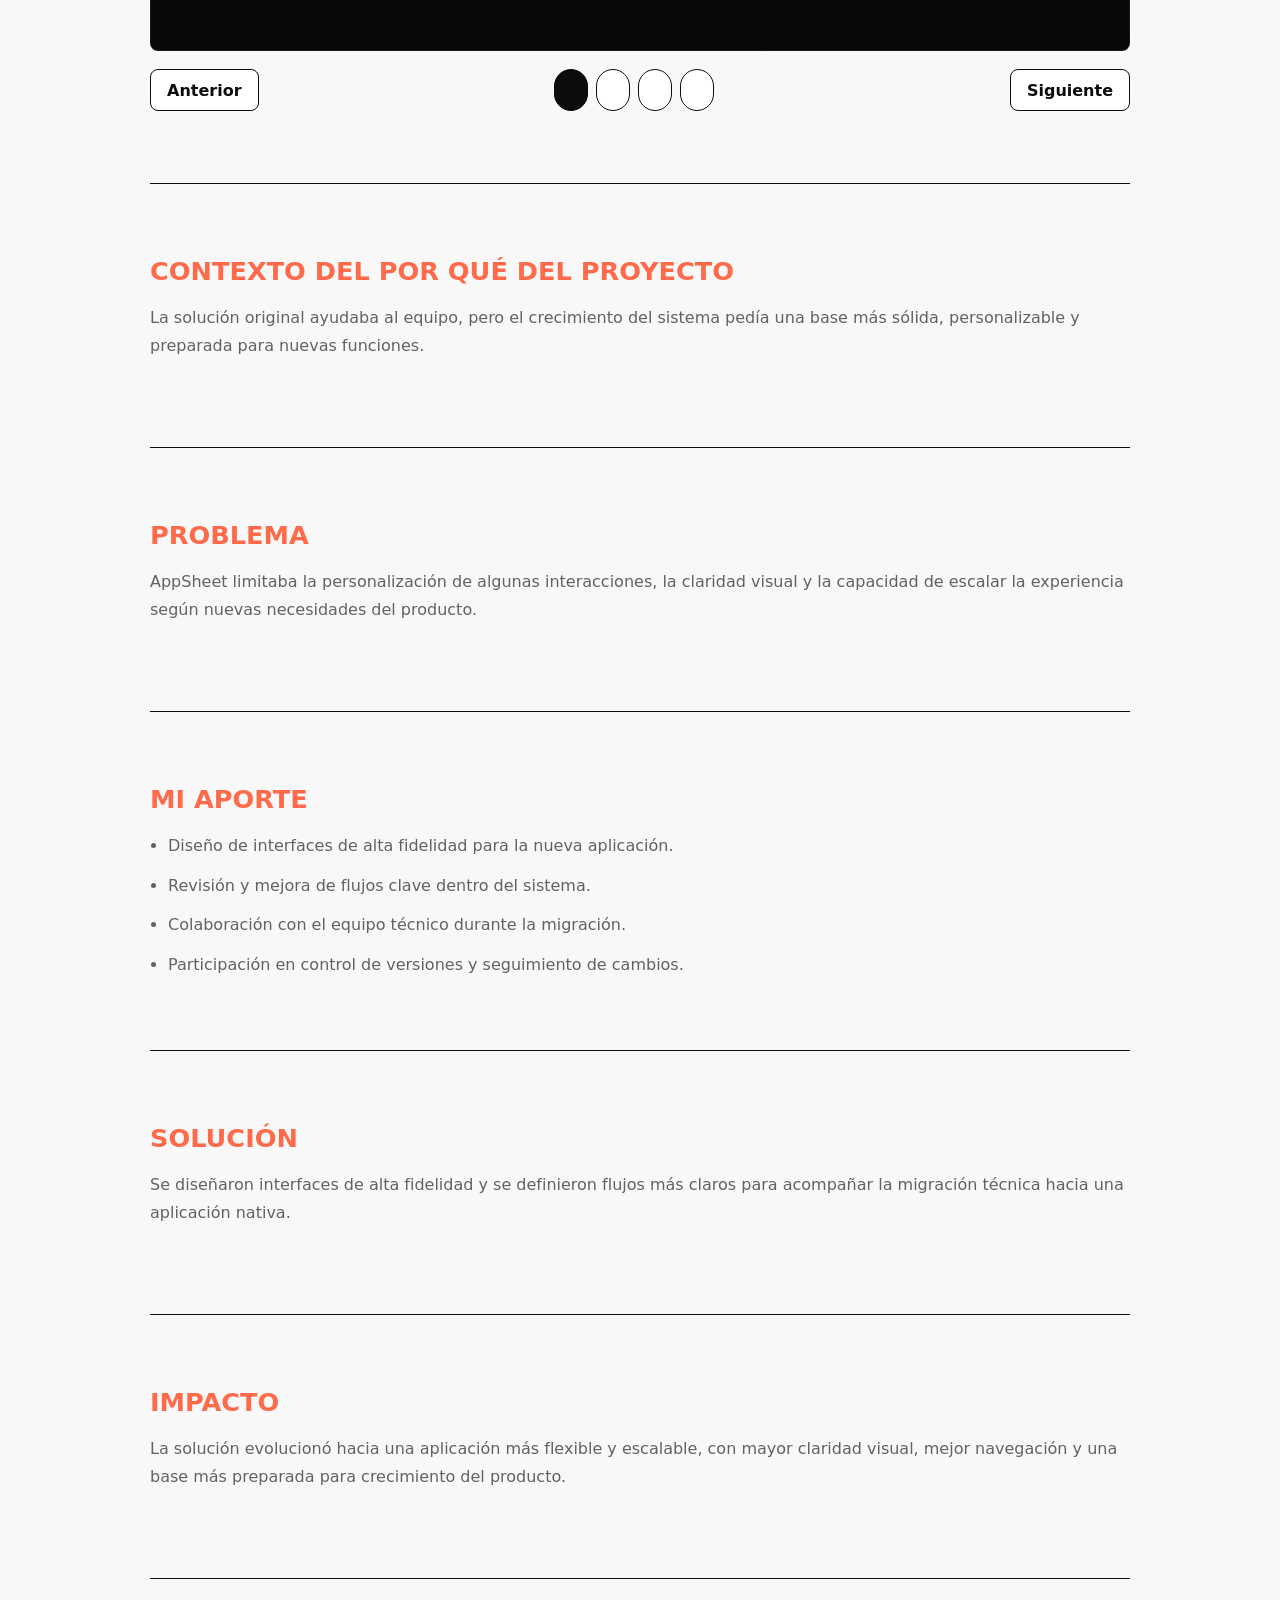
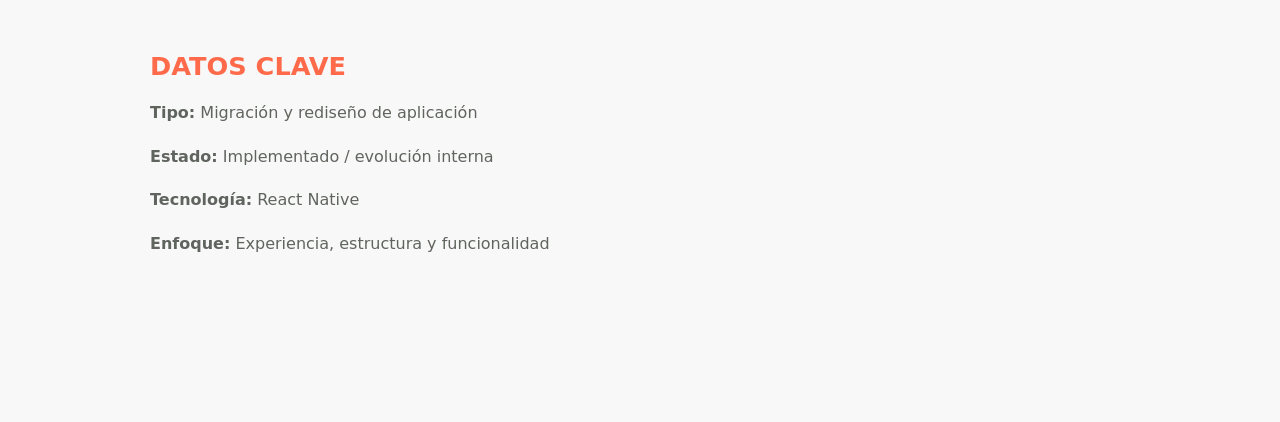
<file: proyecto-react-native.html>
<!doctype html>
<html lang="es">
  <head>
    <meta charset="utf-8">
    <meta name="viewport" content="width=device-width, initial-scale=1">
    <meta name="description" content="Proyecto profesional de David Perez en React Native.">
    <title>Proyecto React Native | David Perez</title>
    <link rel="stylesheet" href="css/styles.css">
  </head>
  <body class="pagina-proyecto" data-proyecto-activo="1">
    <!-- Cabecera reutilizada: permite volver al inicio o a la sección de proyectos. -->
    <header class="cabecera-sitio esta-desplazada" data-cabecera>
      <!-- Botón de menú móvil: aparece cuando la navegación horizontal ya no cabe. -->
      <button class="boton-menu" type="button" aria-label="Abrir menú" aria-expanded="false" data-boton-menu>
        <span class="linea-menu"></span>
        <span class="linea-menu"></span>
        <span class="linea-menu"></span>
      </button>
      <a class="marca" href="index.html#inicio" aria-label="Ir al inicio"><span>DavidR</span></a>
      <!-- Navegación principal: en escritorio es horizontal y en móvil se convierte en panel desplegable. -->
      <nav class="navegacion" aria-label="Navegación principal" data-menu>
        <a href="index.html#perfil">Perfil</a>
        <a href="index.html#experiencia">Experiencia</a>
        <a href="index.html#proyectos">Proyectos</a>
        <a href="index.html#contacto">Contacto</a>
        <a class="enlace-menu-movil" href="index.html#proyectos">Volver</a>
      </nav>
      <a class="accion-cabecera" href="index.html#proyectos">Volver</a>
    </header>

    <main class="detalle-proyecto">
      <!-- Caso de estudio: estructura ordenada con los bloques definidos para cada proyecto. -->
      <section class="caso-estudio">
        <article class="bloque-caso nombre-caso revelar">
          <h1>Migración a React Native</h1>
          <p>Proyecto profesional</p>
        </article>
        <article class="bloque-caso revelar">
          <h2>Descripción de proyecto</h2>
          <p>
            El proyecto consistió en trasladar una solución operativa existente hacia React Native para mejorar
            la experiencia de uso, la estructura visual y la flexibilidad del producto.
          </p>
        </article>
        <!-- Galería del proyecto: deja una captura protagonista al centro y anticipa las siguientes a los lados. -->
        <figure class="galeria-caso galeria-caso-showcase revelar" data-galeria>
          <div class="pista-galeria" data-pista-galeria>
            <img class="slide-galeria esta-visible" src="assets/imagenes/LoginReactApp.png" alt="Pantalla 1 temporal de referencia para la galería del proyecto React Native">
            <img class="slide-galeria" src="assets/imagenes/HomeReactApp.png" alt="Pantalla 2 temporal de referencia para la galería del proyecto React Native">
            <img class="slide-galeria" src="assets/imagenes/BodegaReactApp.png" alt="Pantalla 3 temporal de referencia para la galería del proyecto React Native">
            <img class="slide-galeria" src="assets/imagenes/OptionReactApp.png" alt="Pantalla 4 temporal de referencia para la galería del proyecto React Native">
          </div>
          <div class="controles-galeria">
            <button type="button" data-galeria-anterior aria-label="Imagen anterior">Anterior</button>
            <div class="puntos-galeria">
              <button class="esta-activa" type="button" data-punto-galeria="0" aria-label="Ver captura 1"></button>
              <button type="button" data-punto-galeria="1" aria-label="Ver captura 2"></button>
              <button type="button" data-punto-galeria="2" aria-label="Ver captura 3"></button>
              <button type="button" data-punto-galeria="3" aria-label="Ver captura 4"></button>
            </div>
            <button type="button" data-galeria-siguiente aria-label="Imagen siguiente">Siguiente</button>
          </div>
        </figure>
        <article class="bloque-caso revelar">
          <h2>Contexto del por qué del proyecto</h2>
          <p>
            La solución original ayudaba al equipo, pero el crecimiento del sistema pedía una base más sólida,
            personalizable y preparada para nuevas funciones.
          </p>
        </article>
        <article class="bloque-caso revelar">
          <h2>Problema</h2>
          <p>
            AppSheet limitaba la personalización de algunas interacciones, la claridad visual y la capacidad
            de escalar la experiencia según nuevas necesidades del producto.
          </p>
        </article>
        <article class="bloque-caso revelar">
          <h2>Mi aporte</h2>
          <ul>
            <li>Diseño de interfaces de alta fidelidad para la nueva aplicación.</li>
            <li>Revisión y mejora de flujos clave dentro del sistema.</li>
            <li>Colaboración con el equipo técnico durante la migración.</li>
            <li>Participación en control de versiones y seguimiento de cambios.</li>
          </ul>
        </article>
        <article class="bloque-caso revelar">
          <h2>Solución</h2>
          <p>
            Se diseñaron interfaces de alta fidelidad y se definieron flujos más claros para acompañar la migración
            técnica hacia una aplicación nativa.
          </p>
        </article>
        <article class="bloque-caso revelar">
          <h2>Impacto</h2>
          <p>
            La solución evolucionó hacia una aplicación más flexible y escalable, con mayor claridad visual,
            mejor navegación y una base más preparada para crecimiento del producto.
          </p>
        </article>
        <article class="bloque-caso revelar">
          <h2>Datos clave</h2>
          <p><strong>Tipo:</strong> Migración y rediseño de aplicación</p>
          <p><strong>Estado:</strong> Implementado / evolución interna</p>
          <p><strong>Tecnología:</strong> React Native</p>
          <p><strong>Enfoque:</strong> Experiencia, estructura y funcionalidad</p>
        </article>
      </section>
    </main>
    <script src="js/script.js"></script>
  </body>
</html>
</file>
<file: css/styles.css>
:root {
  /* Variables generales: colores y sombra base usados en todo el sitio. */
  --ink: #0c0d0b;
  --paper: #f8f8f8;
  --muted: #60645e;
  --line: #d7d7d7;
  --acid: #c8ff3d;
  --mint: #6fffc3;
  --coral: #ff6b4a;
  --sky: #7bdff2;
  --white: #ffffff;
  --shadow: 0 22px 70px rgba(12, 13, 11, 0.16);
}

/* Reinicio básico para que medidas y espaciados sean más predecibles. */
* {
  box-sizing: border-box;
}

html {
  scroll-behavior: smooth;
}

body {
  margin: 0;
  font-family: Inter, ui-sans-serif, system-ui, -apple-system, BlinkMacSystemFont, "Segoe UI", sans-serif;
  color: var(--ink);
  background: var(--paper);
}

img {
  display: block;
  width: 100%;
  height: 100%;
  object-fit: cover;
}

a {
  color: inherit;
  text-decoration: none;
}

/* Cabecera fija: cambia de color cuando se hace scroll o al entrar a un proyecto. */
.cabecera-sitio {
  position: fixed;
  top: 0;
  left: 0;
  right: 0;
  z-index: 20;
  display: grid;
  grid-template-columns: auto 1fr auto;
  align-items: center;
  gap: 24px;
  padding: 18px clamp(18px, 4vw, 56px);
  color: var(--white);
  transition: background 180ms ease, color 180ms ease, border-color 180ms ease;
}

.cabecera-sitio.esta-desplazada {
  color: var(--ink);
  background: rgba(247, 247, 242, 0.9);
  border-bottom: 1px solid var(--line);
  backdrop-filter: blur(18px);
}

.marca {
  font-weight: 800;
  font-size: 1rem;
}

.marca span {
  display: inline-grid;
  place-items: center;
  min-width: 76px;
  height: 36px;
  border: 1px solid currentColor;
  border-radius: 8px;
}

.navegacion {
  justify-self: center;
  display: flex;
  gap: 24px;
  font-size: 0.9rem;
  font-weight: 600;
}

/* Enlace extra del menú móvil: replica la acción principal cuando la cabecera se simplifica. */
.enlace-menu-movil {
  display: none;
}

/* Botón hamburguesa: solo aparece en pantallas reducidas para abrir/cerrar la navegación. */
.boton-menu {
  display: none;
  gap: 4px;
  padding: 0;
  border: 0;
  background: transparent;
  cursor: pointer;
}

/* Líneas del ícono: construyen el botón visual del menú hamburguesa. */
.linea-menu {
  display: block;
  width: 22px;
  height: 2px;
  border-radius: 999px;
  background: currentColor;
}

.accion-cabecera {
  display: inline-grid;
  place-items: center;
  min-height: 38px;
  padding: 0 16px;
  border-radius: 8px;
  background: var(--acid);
  color: var(--ink);
  font-weight: 800;
}

/* Portada principal: coloca las imágenes de fondo, el texto y los datos destacados. */
.portada {
  position: relative;
  min-height: 92vh;
  display: grid;
  align-content: end;
  overflow: hidden;
  color: var(--white);
  background: var(--ink);
  padding: 130px clamp(18px, 5vw, 72px) 42px;
}

.portada::after {
  content: "";
  position: absolute;
  inset: 0;
  background:
    linear-gradient(90deg, rgba(12, 13, 11, 0.88), rgba(12, 13, 11, 0.54) 46%, rgba(12, 13, 11, 0.18)),
    linear-gradient(180deg, rgba(12, 13, 11, 0.2), rgba(12, 13, 11, 0.72));
  z-index: 1;
}

.medios-portada {
  position: absolute;
  inset: 0;
  z-index: 0;
}

.imagen-portada {
  position: absolute;
  width: min(42vw, 560px);
  height: min(64vh, 640px);
  border: 1px solid rgba(255, 255, 255, 0.25);
  box-shadow: 0 30px 90px rgba(0, 0, 0, 0.44);
}

/* Cuadro trasero: queda en la capa más baja para iniciar la profundidad visual. */
.imagen-a {
  z-index: 1;
  right: 9%;
  top: 10%;
  transform: rotate(4deg);
}

/* Laptop central: queda en medio de la composición para que sea el foco secundario. */
.imagen-b {
  z-index: 0;
  right: 34%;
  bottom: -13%;
  transform: rotate(-7deg);
}

/* Cuadro frontal oscuro: queda arriba de la laptop para cerrar la composición en primer plano. */
.imagen-c {
  z-index: 2;
  right: -5%;
  bottom: -8%;
  transform: rotate(8deg);
}

.contenido-portada {
  position: relative;
  z-index: 2;
  width: min(880px, 100%);
}

.etiqueta {
  margin: 0 0 14px;
  color: var(--acid);
  font-size: 0.88rem;
  font-weight: 800;
  text-transform: uppercase;
}

h1,
h2,
h3,
p {
  margin-top: 0;
}

h1 {
  margin-bottom: 20px;
  font-size: 6.4rem;
  line-height: 0.93;
  max-width: 11ch;
}

.texto-portada {
  max-width: 620px;
  color: rgba(255, 255, 255, 0.82);
  font-size: 1.08rem;
  line-height: 1.7;
}

.acciones-portada {
  display: flex;
  flex-wrap: wrap;
  gap: 12px;
  margin-top: 28px;
}

.boton {
  display: inline-grid;
  place-items: center;
  min-height: 48px;
  padding: 0 20px;
  border-radius: 8px;
  font-weight: 800;
  border: 1px solid currentColor;
}

.boton.primario {
  background: var(--acid);
  color: var(--ink);
  border-color: var(--acid);
}

.boton.secundario {
  color: var(--white);
}

.datos-portada {
  position: relative;
  z-index: 2;
  display: grid;
  grid-template-columns: repeat(3, minmax(0, 1fr));
  gap: 1px;
  margin-top: 78px;
  width: min(820px, 100%);
  border: 1px solid rgba(255, 255, 255, 0.24);
  background: rgba(255, 255, 255, 0.12);
}

.datos-portada span {
  display: grid;
  gap: 4px;
  padding: 18px;
  background: rgba(12, 13, 11, 0.36);
  font-size: 0.85rem;
  color: rgba(255, 255, 255, 0.78);
}

.datos-portada strong {
  color: var(--white);
  font-size: 1.45rem;
}

/* Cinta de especialidades: se duplica desde JavaScript para lograr movimiento continuo. */
.cinta {
  overflow: hidden;
  border-block: 1px solid var(--ink);
  background: var(--acid);
}

.pista-cinta {
  display: flex;
  width: max-content;
  gap: 32px;
  padding: 18px 0;
  animation: cinta 26s linear infinite;
}

.pista-cinta span {
  font-weight: 900;
  text-transform: uppercase;
  font-size: 1rem;
}

@keyframes cinta {
  from {
    transform: translateX(0);
  }

  to {
    transform: translateX(-50%);
  }
}

/* Secciones generales: define espaciado común para perfil, experiencia, proceso y proyectos. */
.seccion {
  padding: clamp(72px, 10vw, 128px) clamp(18px, 5vw, 72px);
  border-bottom: 1px solid var(--line);
}

.etiqueta-seccion {
  margin-bottom: 26px;
  color: var(--coral);
  font-weight: 900;
  text-transform: uppercase;
}

/* Perfil: organiza el texto de presentación junto a la imagen vertical. */
.introduccion {
  background: var(--paper);
}

.cuadricula-introduccion {
  display: grid;
  grid-template-columns: minmax(0, 1.15fr) minmax(280px, 0.85fr);
  gap: clamp(28px, 5vw, 72px);
  align-items: center;
}

.texto-introduccion h2,
.titulo-seccion,
.encabezado-proyectos h2,
.texto-habilidades h2,
.contacto h2,
.educacion h2 {
  font-size: 4.4rem;
  line-height: 0.98;
}

.texto-introduccion p,
.encabezado-proyectos p,
.texto-habilidades p,
.educacion p,
.paso-proceso p,
.item-linea-tiempo p {
  color: var(--muted);
  line-height: 1.75;
  font-size: 1rem;
}

.retrato {
  margin: 0;
  min-height: 560px;
  border: 1px solid var(--ink);
  box-shadow: var(--shadow);
  background: var(--white);
}

.retrato img {
  height: calc(100% - 46px);
}

.retrato figcaption {
  display: grid;
  place-items: center start;
  min-height: 46px;
  padding: 0 16px;
  font-size: 0.9rem;
  font-weight: 800;
}

/* Experiencia: divide la línea de tiempo y el bloque de educación. */
.division {
  display: grid;
  grid-template-columns: minmax(0, 1.1fr) minmax(280px, 0.9fr);
  gap: clamp(30px, 6vw, 84px);
  align-items: start;
}

.division .etiqueta-seccion {
  grid-column: 1 / -1;
  margin-bottom: 0;
}

.linea-tiempo {
  display: grid;
  gap: 14px;
}

.item-linea-tiempo {
  border-top: 1px solid var(--ink);
  padding: 24px 0 8px;
}

.item-linea-tiempo span,
.paso-proceso span {
  color: var(--coral);
  font-weight: 900;
  font-size: 0.9rem;
}

.item-linea-tiempo h3,
.paso-proceso h3 {
  margin: 10px 0;
  font-size: 1.65rem;
}

.educacion {
  position: sticky;
  top: 100px;
  padding: 34px;
  border: 1px solid var(--ink);
  background: var(--white);
  box-shadow: var(--shadow);
}

/* Proceso: bloque oscuro con los pasos de trabajo. */
.proceso {
  background: var(--ink);
  color: var(--white);
}

.proceso .etiqueta-seccion {
  color: var(--coral);
}

.cuadricula-proceso {
  display: grid;
  grid-template-columns: repeat(3, minmax(0, 1fr));
  gap: 1px;
  margin-top: 34px;
  background: rgba(255, 255, 255, 0.16);
  border: 1px solid rgba(255, 255, 255, 0.16);
}

.paso-proceso {
  min-height: 240px;
  padding: 28px;
  background: var(--ink);
}

.paso-proceso p {
  color: rgba(255, 255, 255, 0.7);
}

/* Proyectos: encabezado y ruleta interactiva de casos de estudio. */
.proyectos {
  background: var(--paper);
}

.encabezado-proyectos {
  display: flex;
  justify-content: space-between;
  gap: 28px;
  align-items: end;
  margin-bottom: 36px;
}

.encabezado-proyectos p {
  max-width: 430px;
}

.nube-habilidades span {
  border: 1px solid var(--ink);
  border-radius: 8px;
  padding: 9px 12px;
  font-weight: 800;
  background: var(--paper);
}

/* Ruleta de proyectos: posiciona una tarjeta activa al centro y dos laterales. */
.ruleta-proyectos {
  position: relative;
  min-height: 620px;
  display: grid;
  align-items: center;
  margin-top: 28px;
  overflow: hidden;
  touch-action: pan-y;
}

.escenario-ruleta {
  position: relative;
  min-height: 520px;
}

.tarjeta-ruleta {
  position: absolute;
  top: 50%;
  left: 50%;
  width: min(460px, 76vw);
  height: 500px;
  display: grid;
  align-content: end;
  padding: 24px;
  overflow: hidden;
  border: 1px solid var(--ink);
  border-radius: 8px;
  color: var(--white);
  background: var(--ink);
  box-shadow: var(--shadow);
  transform: translate(-50%, -50%) scale(0.78);
  opacity: 0.42;
  pointer-events: auto;
  transition: transform 420ms ease, opacity 420ms ease, filter 420ms ease;
}

.tarjeta-ruleta::after {
  content: "";
  position: absolute;
  inset: 0;
  background: linear-gradient(180deg, rgba(12, 13, 11, 0.04), rgba(12, 13, 11, 0.82));
}

.tarjeta-ruleta img {
  position: absolute;
  inset: 0;
}

/* Tarjetas con logo: crea un tratamiento común para logos centrados dentro de la ruleta. */
.tarjeta-logo {
  background:
    radial-gradient(circle at 50% 24%, rgba(255, 255, 255, 0.14), transparent 36%),
    linear-gradient(180deg, #11120f 0%, var(--ink) 100%);
}

/* Panel interno claro: separa visualmente el logo del fondo oscuro de la tarjeta. */
.tarjeta-logo::before {
  content: "";
  position: absolute;
  inset: 24px 24px 142px;
  z-index: 0;
  border: 1px solid rgba(255, 255, 255, 0.24);
  border-radius: 8px;
  background:
    linear-gradient(135deg, rgba(255, 255, 255, 0.94), rgba(234, 247, 239, 0.82));
}

/* Imagen del logo: evita recortes usando contain y centra el recurso dentro del panel. */
.tarjeta-logo img {
  top: 35%;
  left: 50%;
  z-index: 1;
  width: 54% !important;
  height: auto !important;
  max-width: 250px;
  max-height: 32%;
  object-fit: contain !important;
  object-position: center;
  transform: translate(-50%, -50%);
}

/* Degradado inferior: mejora la lectura del texto sobre la parte baja de la tarjeta. */
.tarjeta-logo::after {
  z-index: 1;
  background: linear-gradient(180deg, rgba(12, 13, 11, 0) 50%, rgba(12, 13, 11, 0.94) 82%);
}

/* Separación del texto: empuja la etiqueta para que no invada el espacio del logo. */
.tarjeta-logo .etiqueta-ruleta {
  margin-top: 185px;
}

/* Ajuste AppSheet: logo casi cuadrado, por eso necesita menor ancho. */
.tarjeta-appsheet img {
  width: 54% !important;
  max-width: 180px;
}

/* Ajuste Ingetelca: logo horizontal con muchos detalles, necesita más ancho. */
.tarjeta-inge img {
  width: 84% !important;
  max-width: 315px;
}

/* Ajuste Grow & Lead: logo ancho, pero se mantiene compacto para que no sature. */
.tarjeta-grow img {
  width: 70% !important;
  max-width: 245px;
}

.tarjeta-ruleta strong,
.tarjeta-ruleta small,
.etiqueta-ruleta {
  position: relative;
  z-index: 2;
}

.etiqueta-ruleta {
  width: fit-content;
  margin-bottom: 10px;
  padding: 8px 10px;
  border-radius: 8px;
  background: var(--acid);
  color: var(--ink);
  font-size: 0.78rem;
  font-weight: 900;
  text-transform: uppercase;
}

.tarjeta-ruleta strong {
  max-width: 12ch;
  font-size: 2.45rem;
  line-height: 1;
}

.tarjeta-ruleta small {
  margin-top: 12px;
  color: rgba(255, 255, 255, 0.78);
  font-size: 0.95rem;
  font-weight: 700;
}

.tarjeta-ruleta.esta-activa {
  z-index: 3;
  opacity: 1;
  pointer-events: auto;
  transform: translate(-50%, -50%) scale(1);
}

.tarjeta-ruleta.esta-anterior {
  z-index: 2;
  transform: translate(-112%, -50%) rotate(-8deg) scale(0.76);
}

.tarjeta-ruleta.esta-siguiente {
  z-index: 2;
  transform: translate(12%, -50%) rotate(8deg) scale(0.76);
}

.tarjeta-ruleta:not(.esta-activa) {
  cursor: pointer;
  filter: saturate(0.72) brightness(0.82);
}

/* Pista visual: las tarjetas laterales se iluminan un poco al pasar el mouse para indicar que se pueden seleccionar. */
.tarjeta-ruleta:not(.esta-activa):hover {
  opacity: 0.62;
}

.controles-ruleta {
  display: grid;
  grid-template-columns: auto 1fr auto;
  align-items: center;
  gap: 16px;
  margin-top: 18px;
}

.controles-ruleta button,
.puntos-ruleta button {
  border: 1px solid var(--ink);
  background: var(--white);
  color: var(--ink);
  cursor: pointer;
  font: inherit;
}

.controles-ruleta button {
  min-height: 44px;
  padding: 0 18px;
  border-radius: 8px;
  font-weight: 900;
  transition: background 180ms ease, color 180ms ease, transform 180ms ease;
}

.controles-ruleta button:hover {
  background: var(--ink);
  color: var(--white);
  transform: translateY(-2px);
}

.controles-ruleta p {
  margin: 0;
  color: var(--muted);
  text-align: center;
  font-weight: 700;
}

.puntos-ruleta {
  display: flex;
  justify-content: center;
  gap: 8px;
  margin-top: 16px;
}

.puntos-ruleta button {
  width: 42px;
  height: 8px;
  padding: 0;
  border-radius: 8px;
}

.puntos-ruleta button.esta-activa {
  background: var(--ink);
}

/* Habilidades: nube de tecnologías y capacidades. */
.habilidades {
  background: #eaf7ef;
}

.distribucion-habilidades {
  display: grid;
  grid-template-columns: minmax(0, 0.8fr) minmax(0, 1.2fr);
  gap: clamp(30px, 5vw, 70px);
  align-items: start;
}

.nube-habilidades {
  display: flex;
  flex-wrap: wrap;
  gap: 12px;
}

.nube-habilidades span:nth-child(3n) {
  background: var(--acid);
}

.nube-habilidades span:nth-child(4n) {
  background: var(--sky);
}

.nube-habilidades span:nth-child(5n) {
  background: var(--coral);
  color: var(--white);
}

/* Contacto: cierre visual con imágenes de fondo y enlace de correo. */
.contacto {
  position: relative;
  min-height: 82vh;
  display: grid;
  align-items: end;
  overflow: hidden;
  padding: clamp(72px, 10vw, 128px) clamp(18px, 5vw, 72px);
  color: var(--white);
  background: var(--ink);
}

.contacto::after {
  content: "";
  position: absolute;
  inset: 0;
  background: linear-gradient(90deg, rgba(12, 13, 11, 0.9), rgba(12, 13, 11, 0.44));
}

.medios-contacto {
  position: absolute;
  inset: 0;
  display: grid;
  grid-template-columns: 1fr 1fr;
  opacity: 0.54;
}

.contenido-contacto {
  position: relative;
  z-index: 1;
  width: min(900px, 100%);
}

.enlace-contacto {
  display: inline-block;
  margin-top: 22px;
  font-size: 1.1rem;
  font-weight: 900;
  color: var(--acid);
  border-bottom: 2px solid currentColor;
}

/* Páginas de proyecto: estructura de caso de estudio individual. */
.pagina-proyecto {
  background: var(--paper);
}

.detalle-proyecto {
  padding-top: 72px;
}

.caso-estudio {
  --margen-caso: clamp(18px, 5vw, 72px);
  --ancho-caso: min(980px, calc(100vw - (var(--margen-caso) * 2)));
  display: grid;
  grid-template-columns: minmax(0, var(--ancho-caso));
  justify-content: center;
  gap: 0;
  padding: 0 var(--margen-caso) clamp(28px, 6vw, 96px);
  background: var(--paper);
}

.bloque-caso {
  min-height: auto;
  padding: clamp(30px, 6vw, 72px) 0;
  border-top: 1px solid var(--ink);
  background: transparent;
}

.nombre-caso {
  width: 100vw;
  min-height: auto;
  display: grid;
  align-content: end;
  padding: clamp(96px, 11vw, 150px) calc((100vw - var(--ancho-caso)) / 2) clamp(48px, 7vw, 86px);
  border-top: 0;
  background: var(--ink);
  color: var(--white);
  margin-left: calc((100vw - var(--ancho-caso)) / -2);
}

.nombre-caso h1 {
  max-width: 10ch;
  margin-bottom: 18px;
  color: var(--white);
}

.nombre-caso p {
  margin: 0;
  color: var(--acid);
  font-weight: 900;
  text-transform: uppercase;
}

.imagen-caso {
  min-height: 76vh;
  margin: 0;
  padding: clamp(30px, 6vw, 72px) 0;
  overflow: hidden;
  border-top: 1px solid var(--ink);
  border-radius: 0;
  background: transparent;
}

.imagen-caso img {
  height: 100%;
  border-radius: 8px;
}

/* Galería del proyecto: permite mostrar capturas una por una en lugar de una imagen compuesta. */
.galeria-caso {
  margin: 0;
  padding: clamp(30px, 6vw, 72px) 0;
  border-top: 1px solid var(--ink);
}

/* Marco de galería: crea un escenario oscuro para que las pantallas se lean como piezas protagonistas. */
.pista-galeria {
  position: relative;
  min-height: clamp(420px, 76vh, 760px);
  overflow: hidden;
  border-radius: 8px;
  background:
    radial-gradient(circle at 50% 28%, rgba(255, 255, 255, 0.08), transparent 28%),
    linear-gradient(180deg, #131414 0%, #070707 100%);
  box-shadow: inset 0 0 0 1px rgba(255, 255, 255, 0.08);
  touch-action: pan-y;
}

/* Slide de galería: coloca cada pantalla como tarjeta flotante y prepara la transición lateral. */
.slide-galeria {
  position: absolute;
  top: 50%;
  left: 50%;
  width: min(320px, 68vw);
  height: auto !important;
  max-height: calc(100% - 48px);
  opacity: 0;
  object-fit: contain;
  pointer-events: auto;
  filter: drop-shadow(0 20px 44px rgba(0, 0, 0, 0.42));
  transform: translate(-50%, -50%) scale(0.72);
  transition: opacity 220ms ease, transform 260ms ease, filter 260ms ease;
}

/* Slide activo: queda al centro, nítido y con tamaño completo. */
.slide-galeria.esta-visible {
  opacity: 1;
  z-index: 3;
  transform: translate(-50%, -50%) scale(1);
}

/* Slide anterior: queda visible a la izquierda con menor fuerza visual. */
.slide-galeria.esta-anterior {
  opacity: 0.28;
  z-index: 2;
  transform: translate(calc(-50% - clamp(150px, 20vw, 240px)), -50%) scale(0.84);
}

/* Slide siguiente: queda visible a la derecha con menor fuerza visual. */
.slide-galeria.esta-siguiente {
  opacity: 0.28;
  z-index: 2;
  transform: translate(calc(-50% + clamp(150px, 20vw, 240px)), -50%) scale(0.84);
}

/* Slides laterales: muestran cursor de interacción para indicar que se pueden traer al centro. */
.slide-galeria.esta-anterior,
.slide-galeria.esta-siguiente {
  cursor: pointer;
}

/* Variante showcase: suma aire para que la composición lateral no se sienta apretada. */
.galeria-caso-showcase .slide-galeria {
  padding: clamp(20px, 4vw, 34px);
}

/* Controles inferiores de la galería: botones laterales y puntos de posición. */
.controles-galeria {
  display: grid;
  grid-template-columns: auto 1fr auto;
  align-items: center;
  gap: 14px;
  margin-top: 18px;
}

/* Botones de galería: mantienen el mismo lenguaje visual simple del sitio. */
.controles-galeria button,
.puntos-galeria button {
  border: 1px solid var(--ink);
  background: var(--white);
  color: var(--ink);
  font: inherit;
  cursor: pointer;
}

/* Botones lateral izquierdo y derecho de la galería. */
.controles-galeria button {
  min-height: 42px;
  padding: 0 16px;
  border-radius: 8px;
  font-weight: 800;
}

/* Puntos de galería: muestran qué captura está activa. */
.puntos-galeria {
  display: flex;
  justify-content: center;
  gap: 8px;
}

/* Botones tipo punto de la galería. */
.puntos-galeria button {
  width: 34px;
  height: 8px;
  padding: 0;
  border-radius: 999px;
}

/* Punto activo de la galería. */
.puntos-galeria button.esta-activa {
  background: var(--ink);
}

.bloque-caso h2 {
  margin-bottom: 18px;
  color: var(--coral);
  font-size: 1.6rem;
  text-transform: uppercase;
}

.bloque-caso p,
.bloque-caso li {
  color: var(--muted);
  line-height: 1.72;
}

.bloque-caso ul {
  display: grid;
  gap: 12px;
  padding-left: 18px;
  margin: 0;
}

/* Animación de entrada: JavaScript agrega .esta-visible cuando el elemento aparece en pantalla. */
.revelar {
  opacity: 0;
  transform: translateY(24px);
  transition: opacity 520ms ease, transform 520ms ease;
}

.revelar.esta-visible {
  opacity: 1;
  transform: translateY(0);
}

/* Ajustes para tablets y pantallas medianas. */
@media (max-width: 880px) {
  .cabecera-sitio {
    grid-template-columns: auto auto 1fr auto;
    align-items: center;
  }

  /* Botón y marca juntos: el menú queda al lado izquierdo del nombre en móvil. */
  .marca {
    justify-self: start;
  }

  /* Navegación móvil: se vuelve un panel desplegable debajo de la cabecera. */
  .navegacion {
    position: absolute;
    top: calc(100% + 10px);
    left: 14px;
    right: auto;
    width: min(240px, calc(100vw - 28px));
    display: none;
    flex-direction: column;
    align-items: flex-start;
    gap: 14px;
    padding: 18px;
    border: 1px solid currentColor;
    border-radius: 8px;
    background: rgba(12, 13, 11, 0.96);
    color: var(--white);
    box-shadow: var(--shadow);
  }

  /* Estado abierto del menú móvil. */
  .navegacion.esta-abierta {
    display: flex;
  }

  /* Botón hamburguesa visible en móvil. */
  .boton-menu {
    display: inline-grid;
    justify-self: start;
    margin-right: 10px;
  }

  /* Acción secundaria dentro del menú móvil. */
  .enlace-menu-movil {
    display: inline-flex;
    width: 100%;
    padding-top: 10px;
    border-top: 1px solid rgba(255, 255, 255, 0.16);
    font-weight: 800;
  }

  /* Mantiene visible la acción principal también en móvil. */
  .accion-cabecera {
    display: inline-grid;
    justify-self: end;
    min-height: 34px;
    padding: 0 12px;
    font-size: 0.86rem;
  }

  .portada {
    min-height: 90vh;
  }

  .imagen-portada {
    width: 68vw;
  }

  .imagen-a {
    right: -8%;
    top: 12%;
  }

  .imagen-b {
    right: 16%;
  }

  .imagen-c {
    display: none;
  }

  .datos-portada,
  .cuadricula-introduccion,
  .division,
  .cuadricula-proceso,
  .encabezado-proyectos,
  .distribucion-habilidades,
  .caso-estudio {
    grid-template-columns: 1fr;
  }

  .nombre-caso,
  .imagen-caso,
  .galeria-caso {
    grid-column: auto;
  }

  /* Galería móvil: baja un poco la altura para que la captura se vea mejor en pantallas estrechas. */
  .pista-galeria {
    min-height: 520px;
  }

  .ruleta-proyectos {
    min-height: 620px;
  }

  .tarjeta-ruleta.esta-anterior {
    transform: translate(-96%, -50%) rotate(-7deg) scale(0.68);
  }

  .tarjeta-ruleta.esta-siguiente {
    transform: translate(-4%, -50%) rotate(7deg) scale(0.68);
  }

  .educacion {
    position: static;
  }

  .retrato {
    min-height: 480px;
  }

  h1 {
    font-size: 4.6rem;
  }

  .texto-introduccion h2,
  .titulo-seccion,
  .encabezado-proyectos h2,
  .texto-habilidades h2,
  .contacto h2,
  .educacion h2 {
    font-size: 3.4rem;
  }
}

/* Ajustes para móviles pequeños. */
@media (max-width: 560px) {
  .cabecera-sitio {
    padding: 12px 14px;
  }

  .accion-cabecera {
    min-height: 34px;
    padding: 0 12px;
    font-size: 0.86rem;
  }

  .marca span {
    min-width: 68px;
    height: 34px;
  }

  h1 {
    font-size: 3.2rem;
  }

  .texto-introduccion h2,
  .titulo-seccion,
  .encabezado-proyectos h2,
  .texto-habilidades h2,
  .contacto h2,
  .educacion h2 {
    font-size: 2.35rem;
  }

  .portada {
    padding-inline: 16px;
  }

  .texto-portada {
    font-size: 1rem;
  }

  .datos-portada span {
    padding: 14px;
  }

  .paso-proceso,
  .educacion {
    padding: 22px;
  }

  .tarjeta-ruleta {
    height: 460px;
    padding: 18px;
  }

  .tarjeta-ruleta strong {
    font-size: 2rem;
  }

  .controles-ruleta {
    grid-template-columns: 1fr 1fr;
  }

  .controles-ruleta p {
    grid-column: 1 / -1;
    order: 3;
    font-size: 0.9rem;
  }

}

/* Accesibilidad: respeta usuarios que prefieren menos animaciones. */
@media (prefers-reduced-motion: reduce) {
  html {
    scroll-behavior: auto;
  }

  .pista-cinta,
  .revelar {
    animation: none;
    transition: none;
  }

  .revelar {
    opacity: 1;
    transform: none;
  }
}
</file>
